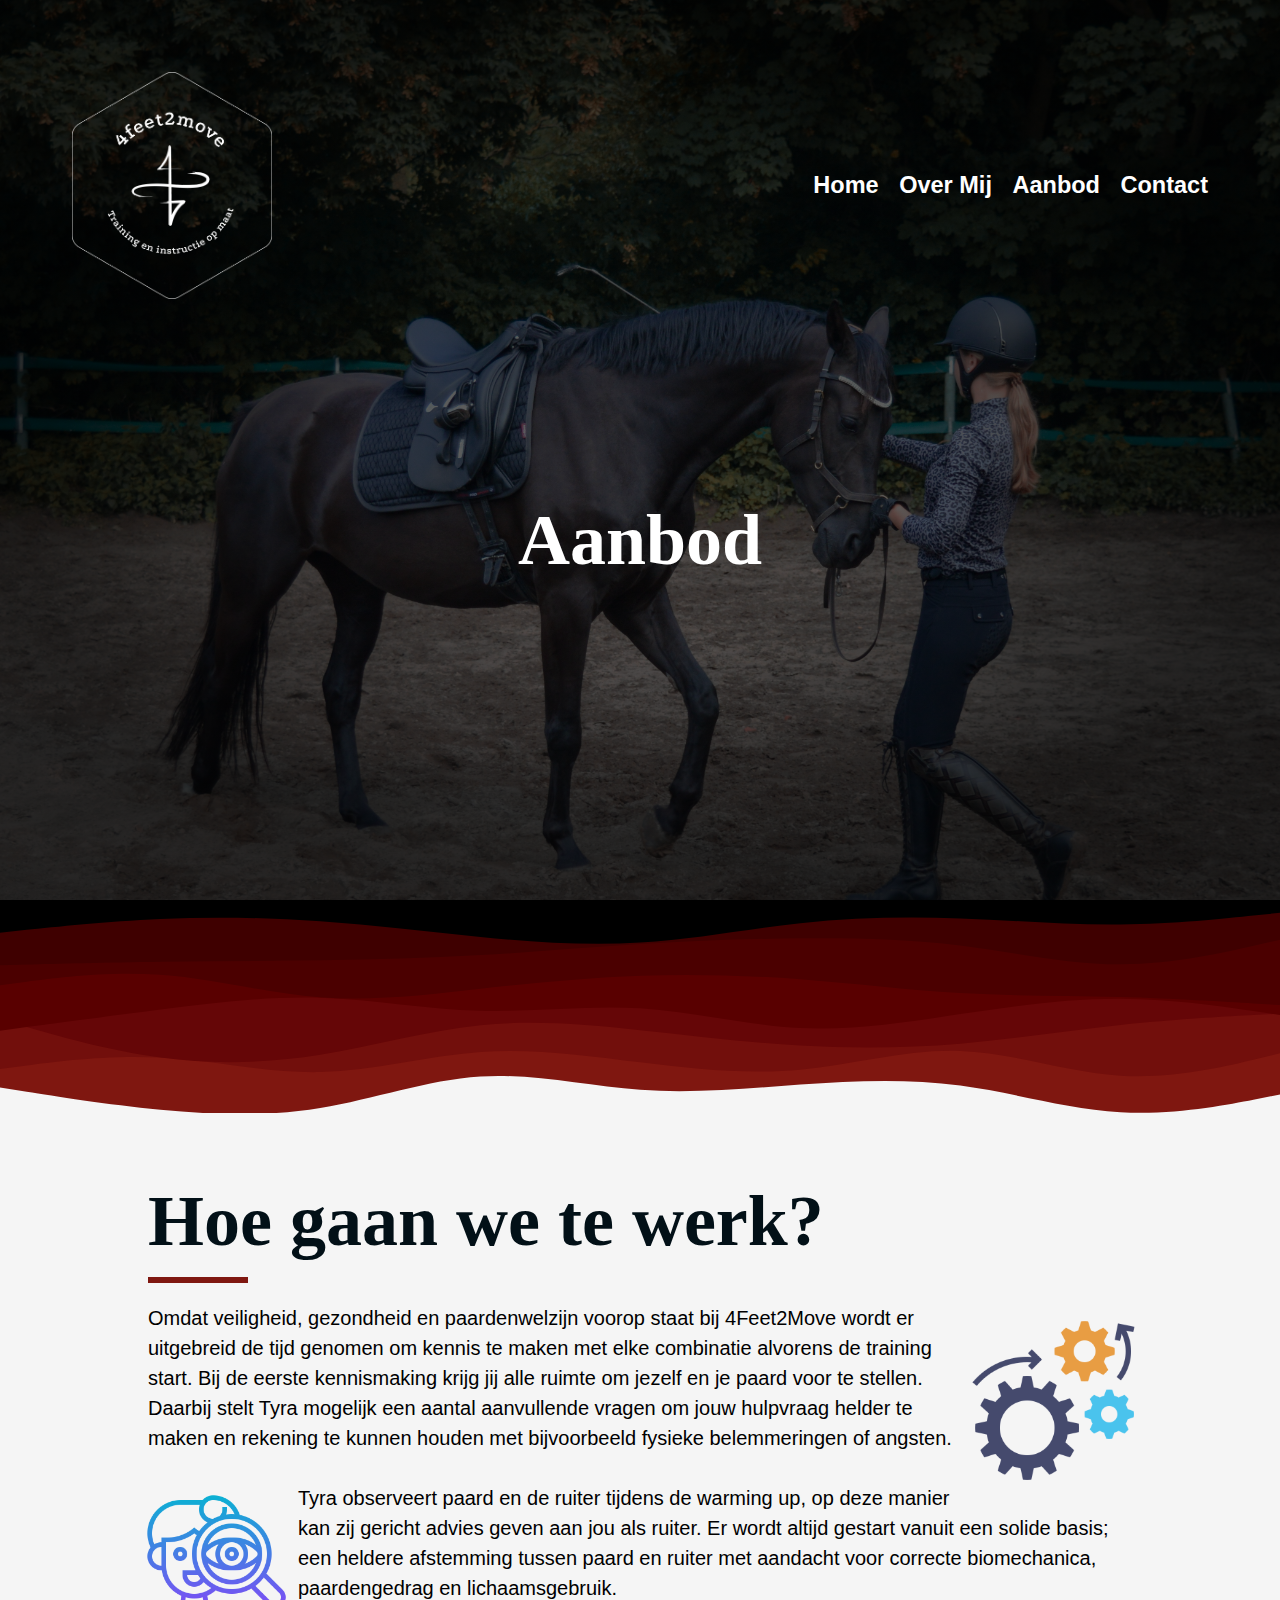
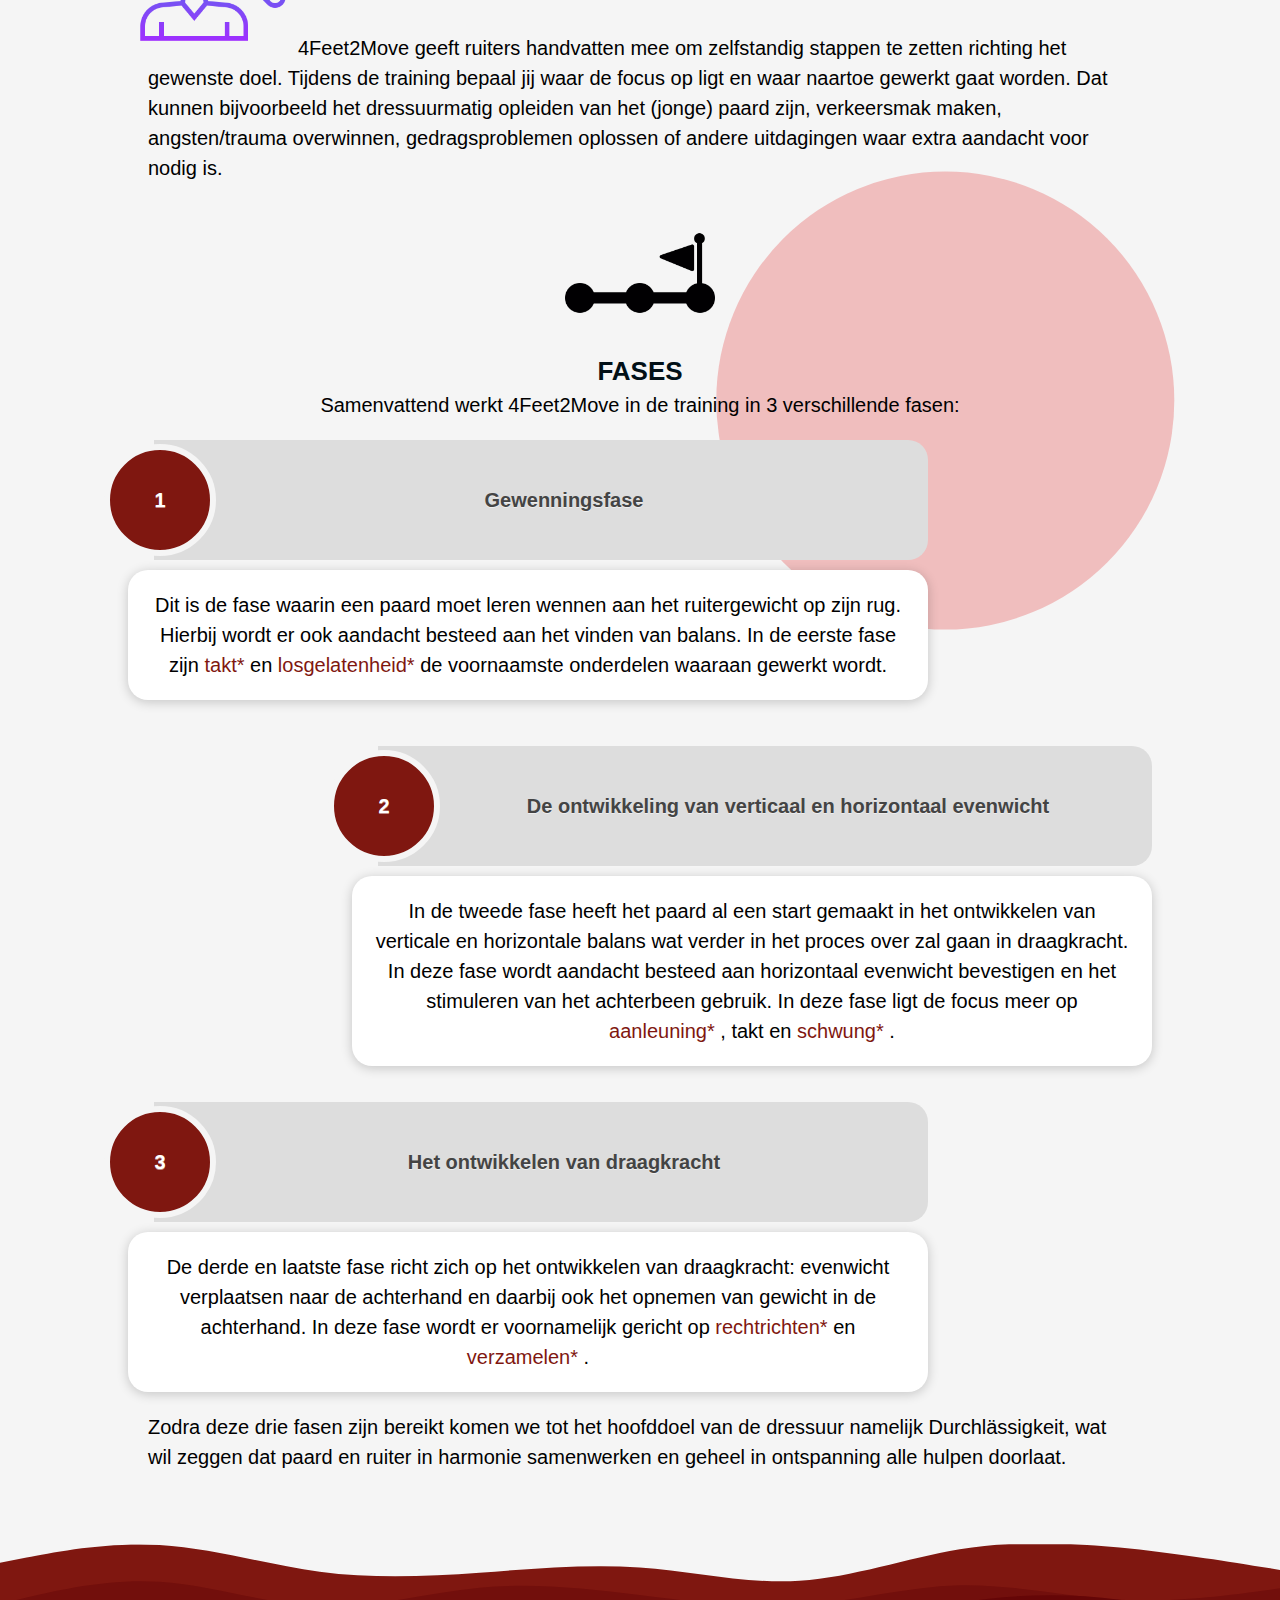
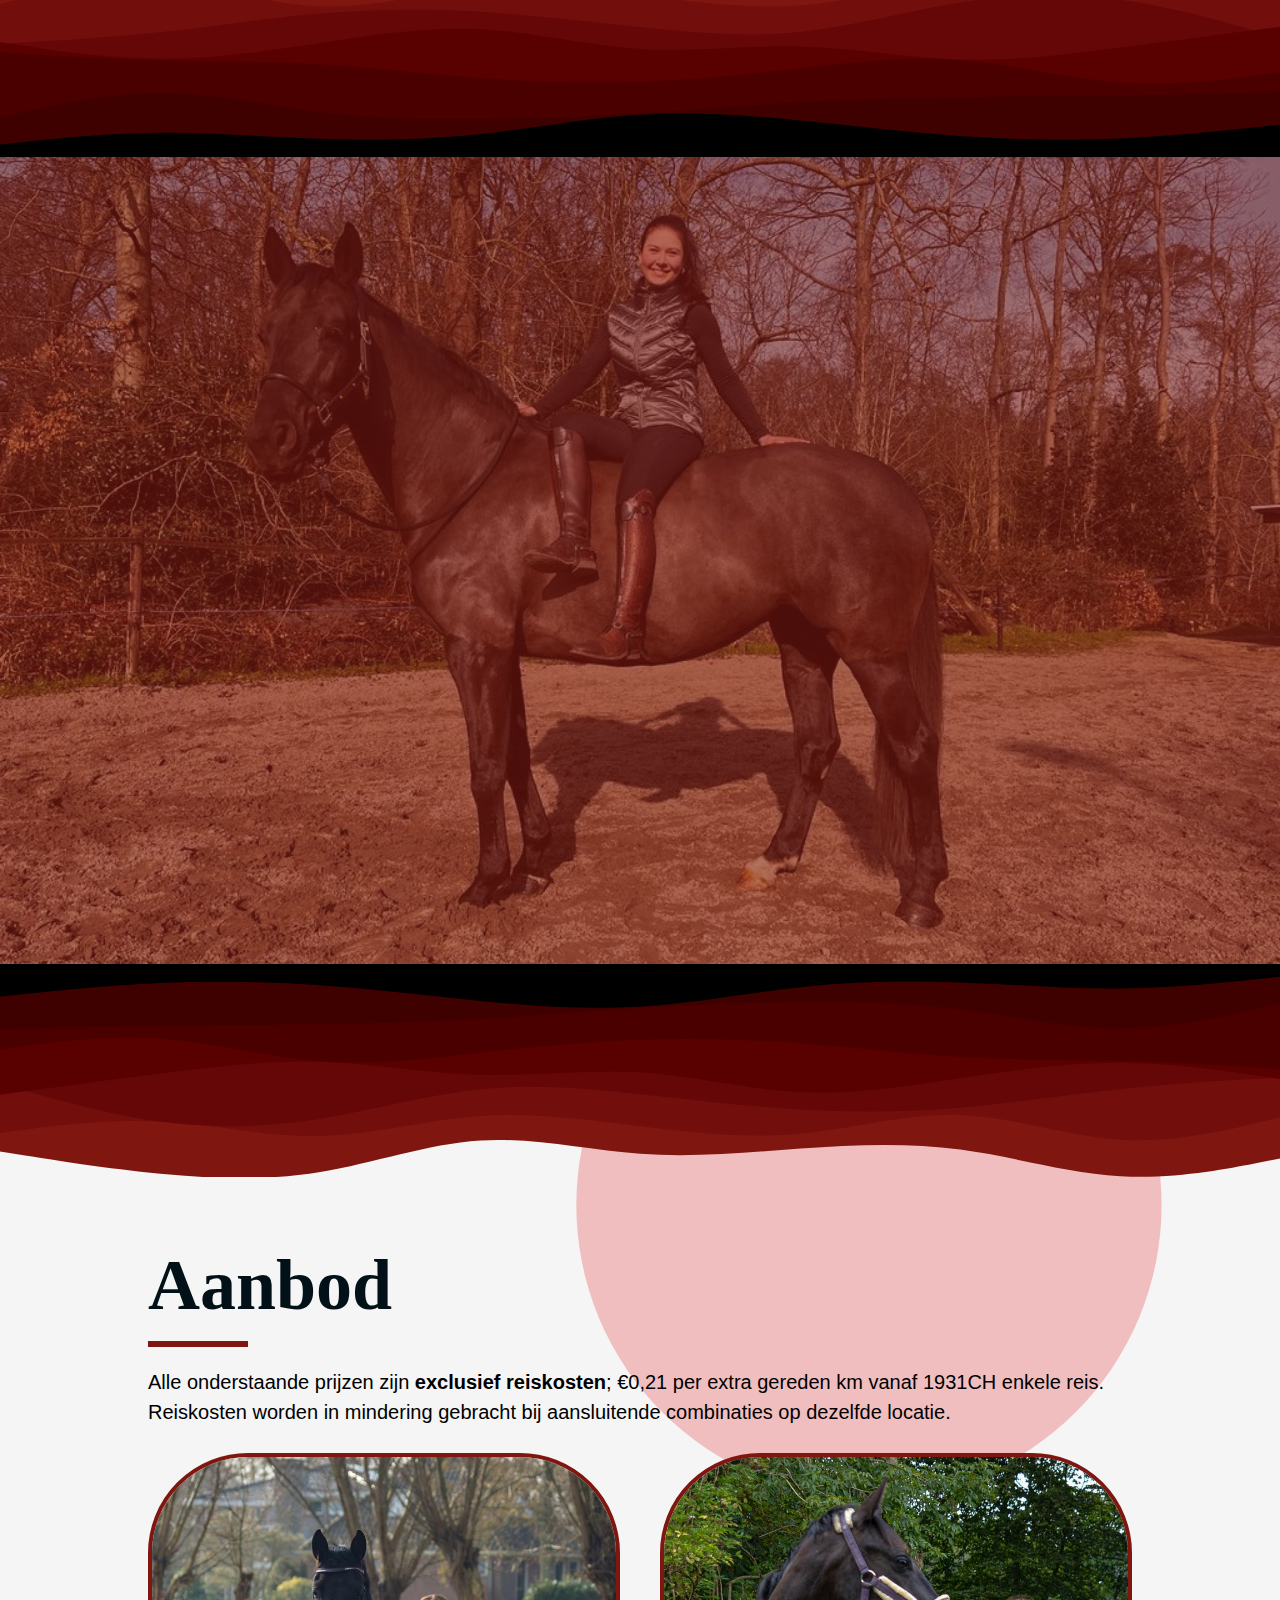
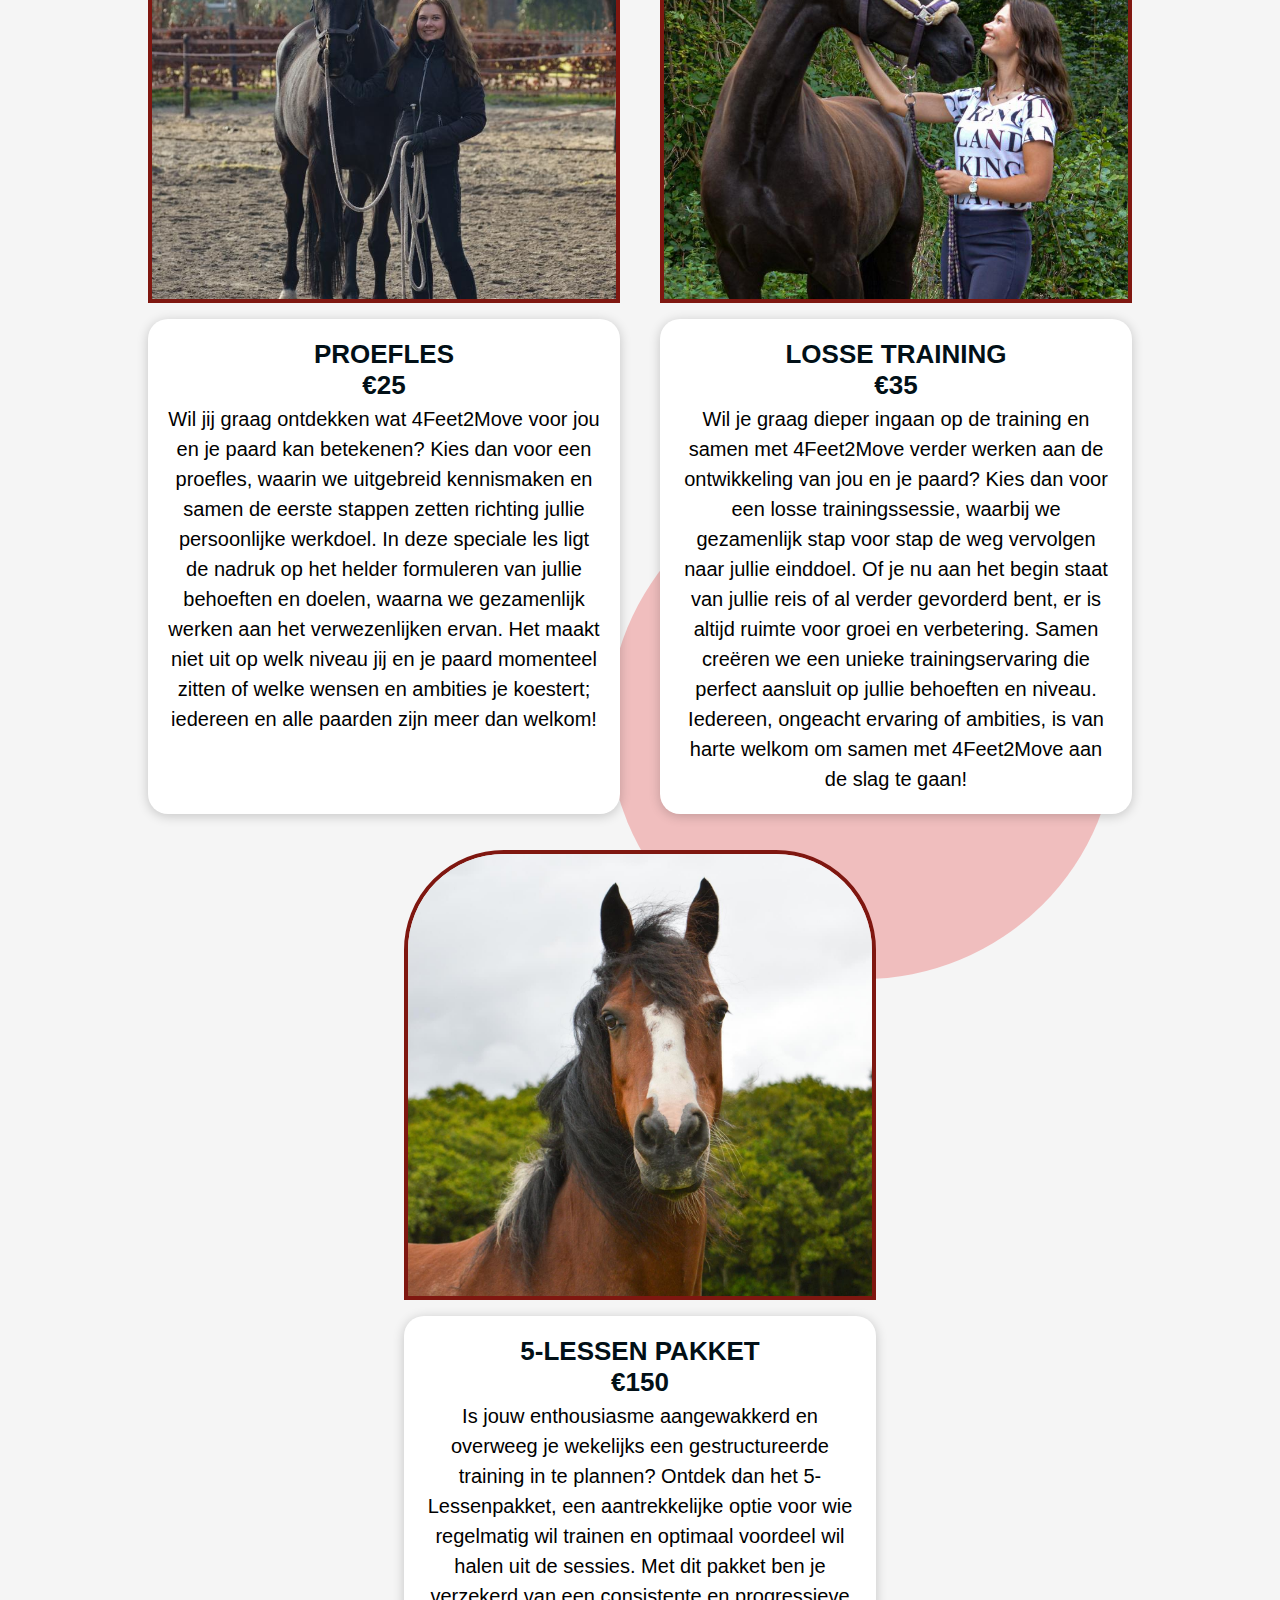
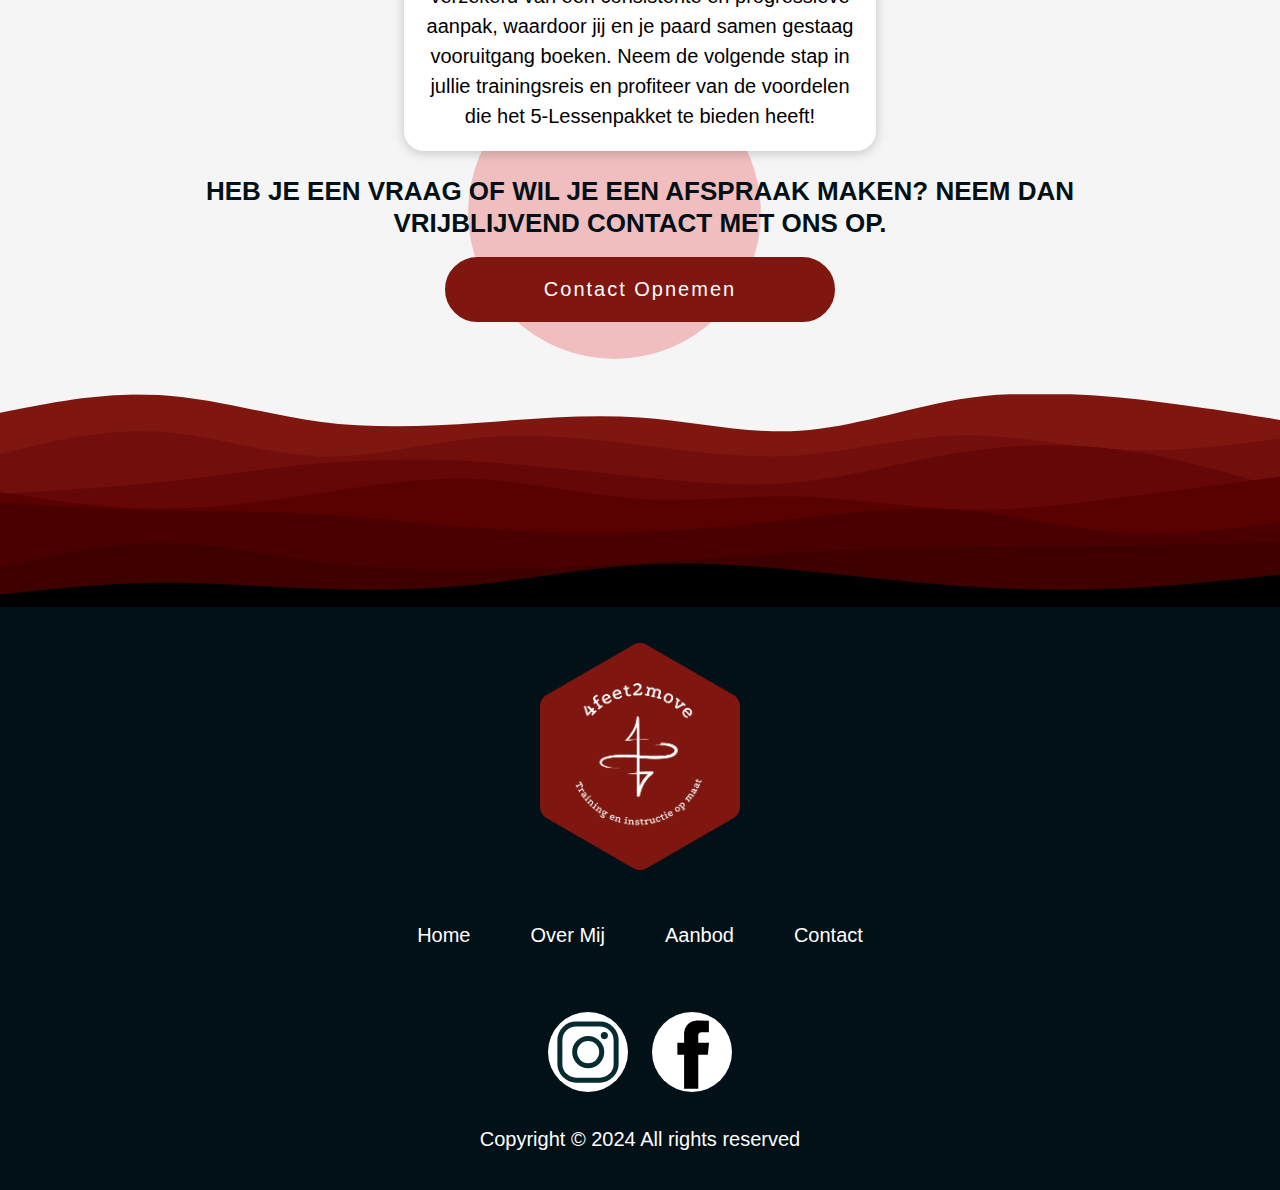
<file: aanbod.html>
<!DOCTYPE html>
<html lang="nl-NL">
  <head>
    <meta charset="UTF-8" />
    <meta name="viewport" content="width=device-width, initial-scale=1.0" />
    <link rel="preconnect" href="https://fonts.googleapis.com" />
    <link rel="preconnect" href="https://fonts.gstatic.com" crossorigin />
    <link rel="stylesheet" href="styles-website/home.css" />
    <link rel="stylesheet" href="styles-website/header.css" />
    <link rel="stylesheet" href="styles-website/general.css" />
    <link rel="stylesheet" href="styles-website/footer.css" />
    <link rel="stylesheet" href="styles-website/aanbod.css" />
    <link
      href="https://unpkg.com/boxicons@2.1.4/css/boxicons.min.css"
      rel="stylesheet"
    />
    <link
      rel="stylesheet"
      href="https://cdnjs.cloudflare.com/ajax/libs/font-awesome/6.2.1/css/all.min.css"
    />

    <link
      href="https://fonts.googleapis.com/css2?family=Kanit:wght@300;400;500;600;700&display=swap"
      rel="stylesheet"
    />
    <title>Aanbod</title>
  </head>

  <body>
    <header class="header-flex">
      <img
        src="website-images/4F2M_logo 6hoek Wit op transparant.png"
        alt="4Feet2Move Logo"
        class="logo"
      />
      <input type="checkbox" id="check" />
      <label for="check" class="icons">
        <i class="bx bx-menu" id="menu-icon"></i>
        <i class="bx bx-x" id="close-icon"></i>
      </label>
      <nav class="navbar">
        <a href="index" style="--i: 0">Home</a>
        <a href="over-mij" style="--i: 1">Over Mij</a>
        <a href="aanbod" style="--i: 2">Aanbod</a>
        <a href="contact" style="--i: 3">Contact</a>
      </nav>
    </header>

    <div class="opening-section aanbod">
      <div class="text-container-header">
        <h1>Aanbod</h1>
      </div>
    </div>

    <div class="background">
      <div class="cont-svg mobile-only">
        <img
          src="website-images/top-container-divider-rood.svg"
          alt="section border"
          draggable="false"
        />
      </div>
      <div class="cont-svg desktop-only">
        <img
          src="website-images/top-container-divider-rood-tablet.svg"
          alt="section border"
          draggable="false"
        />
      </div>

      <div class="container">
        <div class="over-mij-text">
          <div class="flex-items-title">
            <h1>Hoe gaan we te werk?</h1>
            <hr class="block-separator" />
          </div>
          <a
            href="https://www.flaticon.com/free-icons/automation"
            title="Automation icons created by Becris - Flaticon"
            ><img
              src="website-images/procedure.png"
              alt="tandwielen"
              class="automation-img"
          /></a>
          <p>
            Omdat veiligheid, gezondheid en paardenwelzijn voorop staat bij
            4Feet2Move wordt er uitgebreid de tijd genomen om kennis te maken
            met elke combinatie alvorens de training start. Bij de eerste
            kennismaking krijg jij alle ruimte om jezelf en je paard voor te
            stellen. Daarbij stelt Tyra mogelijk een aantal aanvullende vragen
            om jouw hulpvraag helder te maken en rekening te kunnen houden met
            bijvoorbeeld fysieke belemmeringen of angsten.
          </p>


          <br />
          <a
            href="https://www.flaticon.com/free-icons/observation"
            title="Observation icons created by Eucalyp - Flaticon"
            ><img
              src="website-images/observation.png"
              alt="man met vergrootglas"
              class="obs-img"
          /></a>

          <p>
            Tyra observeert paard en de ruiter tijdens de warming up, op deze
            manier kan zij gericht advies geven aan jou als ruiter. Er wordt
            altijd gestart vanuit een solide basis; een heldere afstemming
            tussen paard en ruiter met aandacht voor correcte biomechanica,
            paardengedrag en lichaamsgebruik.
            <br /><br />
            4Feet2Move geeft ruiters handvatten mee om zelfstandig stappen te
            zetten richting het gewenste doel. Tijdens de training bepaal jij
            waar de focus op ligt en waar naartoe gewerkt gaat worden. Dat
            kunnen bijvoorbeeld het dressuurmatig opleiden van het (jonge) paard
            zijn, verkeersmak maken, angsten/trauma overwinnen, gedragsproblemen
            oplossen of andere uitdagingen waar extra aandacht voor nodig is.
          </p>

          <div class="all-fases-container">
            <div style="text-align: center;">
              <a
              href="https://www.flaticon.com/free-icons/phases"
              title="Phases icons created by Freepik - Flaticon"
              ><img
                src="website-images/phases.png"
                alt="afbeelding met punten en een vlaggetje"
                class="phase-img"
            /></a>
            </div>

            <h2>Fases</h2>

            <p style="padding: 0; margin-bottom: 1em; text-align: center;">
              Samenvattend werkt 4Feet2Move in de training in 3 verschillende
              fasen:
            </p>

            <ol class="rounded-list">
              <div class="fase-container">
                <li class="nr1">Gewenningsfase</li>
                <div class="container-all-text">
                  <div class="aanbod-text">
                    Dit is de fase waarin een paard moet leren wennen aan het
                    ruitergewicht op zijn rug. Hierbij wordt er ook aandacht
                    besteed aan het vinden van balans. In de eerste fase zijn
                    <span class="tooltip takt">takt*</span>
                    en
                    <span class="tooltip losgelatenheid">losgelatenheid*</span>
                    de voornaamste onderdelen waaraan gewerkt wordt.

                    <div class="div-verbergen div-takt">
                      Het eigen zuivere ritme van de beweging. In elke gang moet
                      het paard in een taktmatige beweging lopen. Dat betekent
                      in de stap een 4-takt, draf een 2-takt en galop een
                      3-takt.
                    </div>
                    <div class="div-verbergen div-losgelatenheid">
                      Losheid, souplesse en ontspanning. Het paard kan alleen in
                      zuivere takt bewegen als de rug veert en de spieren van de
                      hals en rug zich zonder dwang aan- en ontspannen. Bij een
                      ontspannen gaand paard buigen en strekken de gewrichten
                      zich gelijkmatig.
                    </div>
                  </div>
                </div>
              </div>

              <div class="fase-container">
                <li class="nr2">
                  De ontwikkeling van verticaal en horizontaal evenwicht
                </li>
                <div class="container-all-text">
                  <div class="aanbod-text">
                    In de tweede fase heeft het paard al een start gemaakt in
                    het ontwikkelen van verticale en horizontale balans wat
                    verder in het proces over zal gaan in draagkracht. In deze
                    fase wordt aandacht besteed aan horizontaal evenwicht
                    bevestigen en het stimuleren van het achterbeen gebruik. In
                    deze fase ligt de focus meer op
                    <div class="tooltip aanleuning">aanleuning*</div>
                    , takt en
                    <div class="tooltip schwung">schwung*</div>
                    .
                    <div class="div-verbergen div-aanleuning">
                      Een verende verbinding tussen de ruiterhand en de mond van
                      het paard, welke opgezocht wordt door het paard.
                    </div>
                    <div class="div-verbergen div-schwung">
                      Het activeren van het achterbeen resulteert in impuls wat
                      ervoor zorgt dat het paard zijn benen energiek optilt. In
                      het zweefmoment swingt het paard goed met zijn benen in
                      voorwaartse richting.
                    </div>
                  </div>
                </div>
              </div>

              <div class="fase-container" style="margin-bottom: 1em">
                <li class="nr3">Het ontwikkelen van draagkracht</li>
                <div class="container-all-text">
                  <div class="aanbod-text">
                    De derde en laatste fase richt zich op het ontwikkelen van
                    draagkracht: evenwicht verplaatsen naar de achterhand en
                    daarbij ook het opnemen van gewicht in de achterhand. In
                    deze fase wordt er voornamelijk gericht op
                    <div class="tooltip rechtrichten">rechtrichten*</div>
                    en
                    <div class="tooltip verzamelen">verzamelen*</div>
                    .
                    <div class="div-verbergen div-rechtrichten">
                      Het plaatsen van de voorhand vóór de achterhand. Door de
                      natuurlijke scheefheid van het paard te corrigeren wordt
                      verzameling mogelijk gemaakt. Door recht te richten creëer
                      je balans op zowel rechte als gebogen lijnen.
                    </div>
                    <div class="div-verbergen div-verzamelen">
                      Het bundelen van energie en het dragen van meer gewicht op
                      de achterhand. Bij verzameling worden beide achterbenen
                      richting het zwaartepunt van het paard opgetild en
                      neergezet. Door de toenemende kracht van het paard kan het
                      paard zich meer buigen in de gewrichten en achterhand
                      waardoor de croupe van de achterhand daalt en de
                      oprichting in de voorhand toeneemt.
                    </div>
                  </div>
                </div>
              </div>
            </ol>
          </div>

          <p>
            Zodra deze drie fasen zijn bereikt komen we tot het hoofddoel van de
            dressuur namelijk Durchlässigkeit, wat wil zeggen dat paard en
            ruiter in harmonie samenwerken en geheel in ontspanning alle hulpen
            doorlaat.
          </p>
        </div>
      </div>

      <div class="cont-svg mobile-only flip">
        <img
          src="website-images/top-container-divider-rood.svg"
          alt="section border"
          draggable="false"
        />
      </div>
      <div class="cont-svg desktop-only flip">
        <img
          src="website-images/top-container-divider-rood-tablet.svg"
          alt="section border"
          draggable="false"
        />
      </div>
      <div class="img-overlay-container">
        <img src="website-images/image13.jpeg" alt="tyra op een paard" />
      </div>
      <div class="cont-svg mobile-only">
        <img
          src="website-images/top-container-divider-rood.svg"
          alt="section border"
          draggable="false"
        />
      </div>
      <div class="cont-svg desktop-only">
        <img
          src="website-images/top-container-divider-rood-tablet.svg"
          alt="section border"
          draggable="false"
        />
      </div>

      <div class="container">
        <div class="over-mij-text">
          <h1>Aanbod</h1>
          <hr class="block-separator" />
          <p>
            Alle onderstaande prijzen zijn
            <strong>exclusief reiskosten</strong>; €0,21 per extra gereden km
            vanaf 1931CH enkele reis. Reiskosten worden in mindering gebracht
            bij aansluitende combinaties op dezelfde locatie.
          </p>
        </div>

        <div class="aanbod-grid">
          <div class="aanbod-preview">
            <div class="img-row">
              <img class="aanbod-img1" src="website-images/image9.jpeg" />
            </div>
            <div class="container-all-text">
              <h2>Proefles <br> €25</h2>
              <div class="aanbod-text">
                <p>
                  Wil jij graag ontdekken wat 4Feet2Move voor jou en je paard
                  kan betekenen? Kies dan voor een proefles, waarin we
                  uitgebreid kennismaken en samen de eerste stappen zetten
                  richting jullie persoonlijke werkdoel. In deze speciale les
                  ligt de nadruk op het helder formuleren van jullie behoeften
                  en doelen, waarna we gezamenlijk werken aan het verwezenlijken
                  ervan. Het maakt niet uit op welk niveau jij en je paard
                  momenteel zitten of welke wensen en ambities je koestert;
                  iedereen en alle paarden zijn meer dan welkom!
                </p>
              </div>
            </div>
          </div>

          <div class="aanbod-preview">
            <div class="img-row">
              <img class="aanbod-img2" src="website-images/image12.jpeg" />
            </div>

            <div class="container-all-text">
              <h2>Losse training <br>
                €35</h2>
              <div class="aanbod-text">
                <p>
                  Wil je graag dieper ingaan op de training en samen met
                  4Feet2Move verder werken aan de ontwikkeling van jou en je
                  paard? Kies dan voor een losse trainingssessie, waarbij we
                  gezamenlijk stap voor stap de weg vervolgen naar jullie
                  einddoel. Of je nu aan het begin staat van jullie reis of al
                  verder gevorderd bent, er is altijd ruimte voor groei en
                  verbetering. Samen creëren we een unieke trainingservaring die
                  perfect aansluit op jullie behoeften en niveau. Iedereen,
                  ongeacht ervaring of ambities, is van harte welkom om samen
                  met 4Feet2Move aan de slag te gaan!
                </p>
              </div>
            </div>
          </div>

          <div class="aanbod-preview">
            <div class="img-row">
              <img class="aanbod-img3" src="website-images/image4.jpeg" />
            </div>
            <div class="container-all-text">
              <h2>5-Lessen pakket <br> €150</h2>
              <div class="aanbod-text">
                <p>
                  Is jouw enthousiasme aangewakkerd en overweeg je wekelijks een
                  gestructureerde training in te plannen? Ontdek dan het
                  5-Lessenpakket, een aantrekkelijke optie voor wie regelmatig
                  wil trainen en optimaal voordeel wil halen uit de sessies. Met
                  dit pakket ben je verzekerd van een consistente en
                  progressieve aanpak, waardoor jij en je paard samen gestaag
                  vooruitgang boeken. Neem de volgende stap in jullie
                  trainingsreis en profiteer van de voordelen die het
                  5-Lessenpakket te bieden heeft!
                </p>
              </div>
            </div>
          </div>
        </div>

        <div class="call-to-action">
          <h2>
            Heb je een vraag of wil je een afspraak maken? Neem dan vrijblijvend
            contact met ons op.
          </h2>
          <button class="contact-button">
            <a href="contact" class="tab">Contact Opnemen</a>
          </button>
        </div>
      </div>
      <div class="cont-svg mobile-only flip">
        <img
          src="website-images/top-container-divider-rood.svg"
          alt="section border"
          draggable="false"
        />
      </div>
      <div class="cont-svg desktop-only flip">
        <img
          src="website-images/top-container-divider-rood-tablet.svg"
          alt="section border"
          draggable="false"
        />
      </div>
    </div>

    <script src="script.js"></script>
  </body>

  <footer>
    <div class="rij">
      <img
        src="website-images/4F2M_logo 6hoek Bordeaux rood.png"
        alt="Logo-footer"
      />
    </div>
    <div class="rij tabbladen">
      <a href="/">Home</a>
      <a href="over-mij">Over Mij</a>
      <a href="aanbod">Aanbod</a>
      <a href="contact">Contact</a>
    </div>
    <div class="rij">
      <a
        href="https://www.instagram.com/4feet2move/?igshid=NzZlODBkYWE4Ng%3D%3D"
        target="_blank"
      >
        <div class="sociaal-icoon instagram"></div>
      </a>
      <a
        href="https://www.facebook.com/people/4Feet2Move/100089917523354/"
        target="_blank"
      >
        <div class="sociaal-icoon facebook"></div>
      </a>
    </div>
    <div class="rij">Copyright © 2024 All rights reserved</div>
  </footer>
</html>
</file>
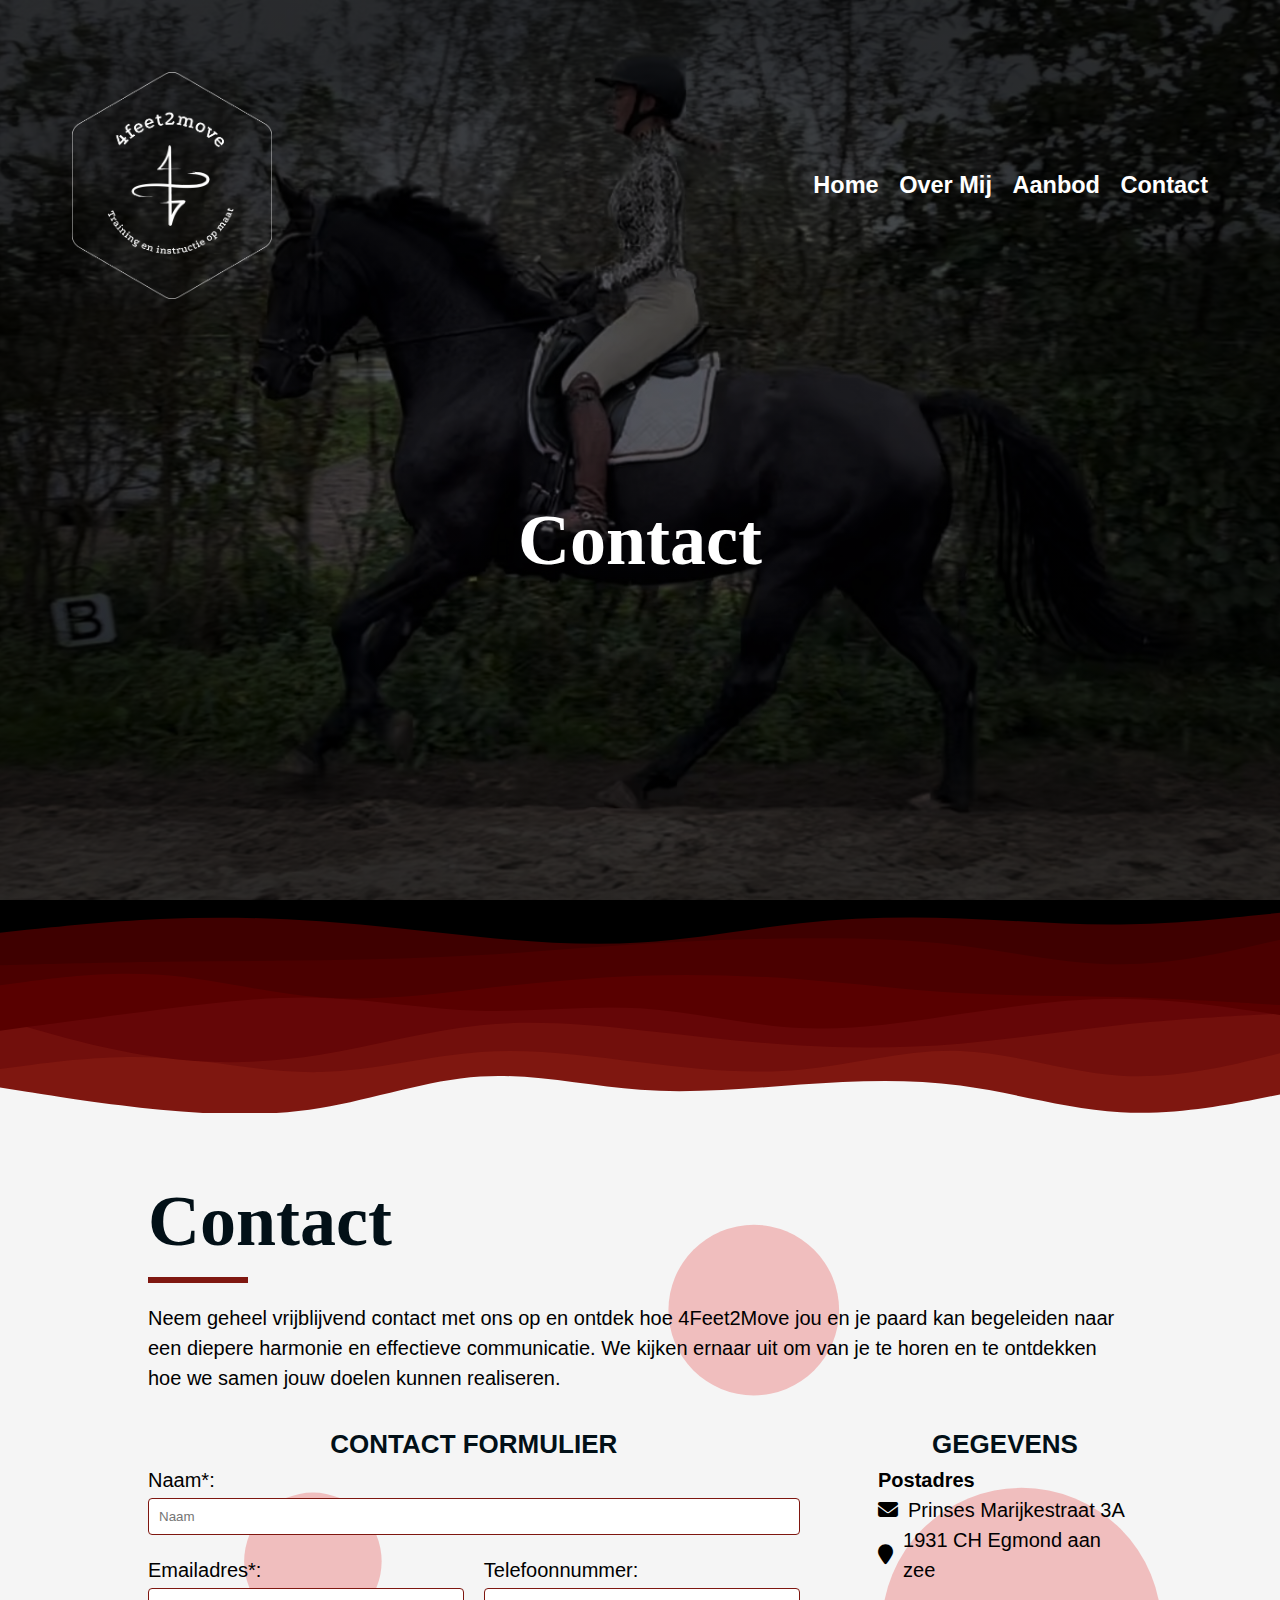
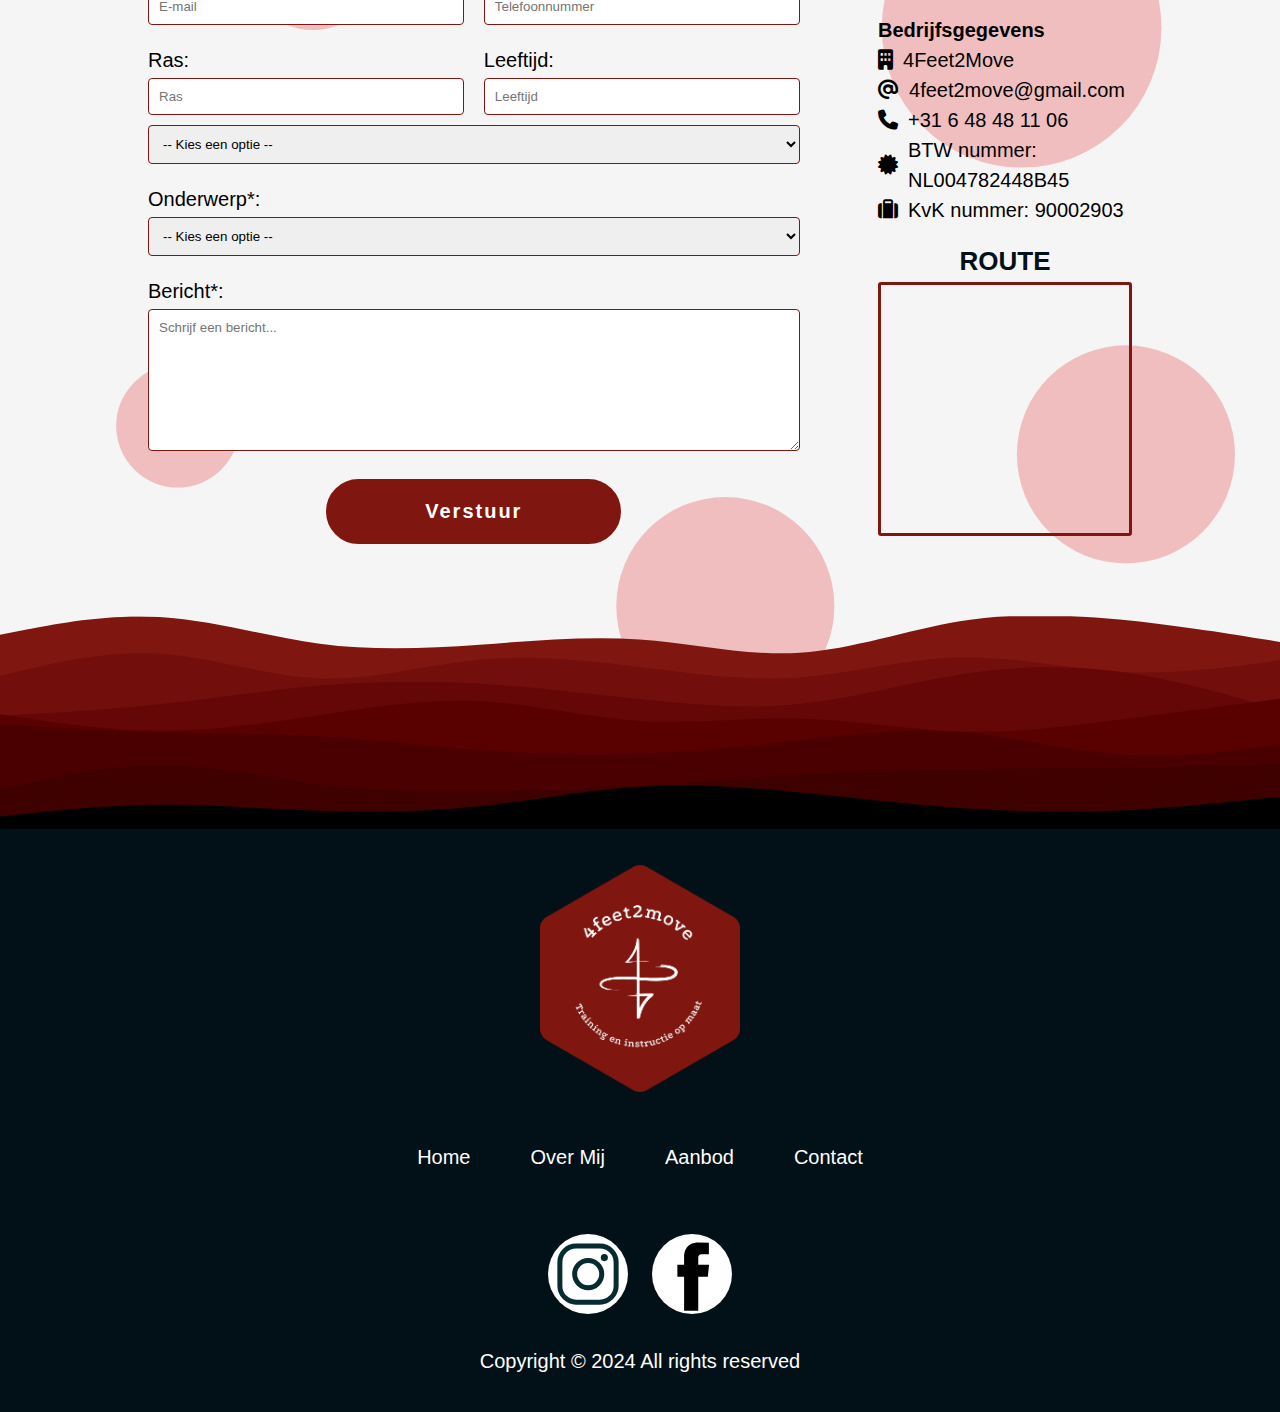
<file: contact.html>
<!DOCTYPE html>
<html lang="nl-NL">
  <head>
    <meta charset="UTF-8" />
    <meta name="viewport" content="width=device-width, initial-scale=1.0" />
    <link rel="preconnect" href="https://fonts.googleapis.com" />
    <link rel="preconnect" href="https://fonts.gstatic.com" crossorigin />
    <link rel="stylesheet" href="styles-website/header.css" />
    <link rel="stylesheet" href="styles-website/home.css" />
    <link rel="stylesheet" href="styles-website/over-mij.css" />
    <link rel="stylesheet" href="styles-website/general.css" />
    <link rel="stylesheet" href="styles-website/contact.css" />
    <link rel="stylesheet" href="styles-website/footer.css" />
    <link
      href="https://unpkg.com/boxicons@2.1.4/css/boxicons.min.css"
      rel="stylesheet"
    />
    <link
      rel="stylesheet"
      href="https://cdnjs.cloudflare.com/ajax/libs/font-awesome/6.2.1/css/all.min.css"
    />

    <link
      href="https://fonts.googleapis.com/css2?family=Kanit:wght@300;400;500;600;700&display=swap"
      rel="stylesheet"
    />
    <title>Contact</title>
  </head>

  <body>
    <header class="header-flex">
      <img
        src="website-images/4F2M_logo 6hoek Wit op transparant.png"
        alt="4Feet2Move Logo"
        class="logo"
      />
      <input type="checkbox" id="check" />
      <label for="check" class="icons">
        <i class="bx bx-menu" id="menu-icon"></i>
        <i class="bx bx-x" id="close-icon"></i>
      </label>
      <nav class="navbar">
        <a href="/" style="--i: 0">Home</a>
        <a href="over-mij" style="--i: 1">Over Mij</a>
        <a href="aanbod" style="--i: 2">Aanbod</a>
        <a href="contact" style="--i: 3">Contact</a>
      </nav>
    </header>

    <div class="opening-section contact">
      <div class="text-container-header">
        <h1>Contact</h1>
      </div>
    </div>

    <div class="background">
      <div class="cont-svg mobile-only">
        <img
          src="website-images/top-container-divider-rood.svg"
          alt="section border"
        />
      </div>
      <div class="cont-svg desktop-only">
        <img
          src="website-images/top-container-divider-rood-tablet.svg"
          alt="section border"
        />
      </div>

      <div class="container">
        <div class="over-mij-text">
          <h1>Contact</h1>
          <hr class="block-separator" />
          <p>
            Neem geheel vrijblijvend contact met ons op en ontdek hoe 4Feet2Move
            jou en je paard kan begeleiden naar een diepere harmonie en
            effectieve communicatie. We kijken ernaar uit om van je te horen en
            te ontdekken hoe we samen jouw doelen kunnen realiseren.
          </p>
        </div>

        <div class="grid-contact">
          <form
            action="https://formsubmit.co/ab9910375fd0548c9ab83da17e540ea9"
            method="post"
            success="index"
          >
            <input type="hidden" name="_subject" value="Contact 4feet2move" />
            <input type="hidden" name="_autoresponse" value="Dank je wel voor het benaderen van 4Feet2Move. &#10;&#10;Ik heb je bericht ontvangen en zal er zo snel mogelijk op reageren.&#10;&#10;Let op: Momenteel ben ik met vakantie en heb ik geen toegang tot mijn e-mail. &#10;Ik zal mijn best doen om eind januari weer bij je terug te komen. Bedankt voor je begrip!&#10;&#10;Met vriendelijke groet,&#10;&#10;Tyra van Beek&#10;4Feet2Move">
            <h2>Contact Formulier</h2>
            <div class="form-wrapper">
              <div class="form-row">
                <label for="naam">Naam*:</label>
                <input
                  type="text"
                  id="naam"
                  name="naam"
                  placeholder="Naam"
                  required
                />
              </div>
              <input name="_formsubmit_id" type="text" style="display:none">
              <div class="form-container">
                <div class="form-row">
                  <label for="email">Emailadres*:</label>
                  <input
                    type="email"
                    id="email"
                    name="email"
                    placeholder="E-mail"
                    required
                  />
                </div>
                <div class="form-row">
                  <label for="telefoon">Telefoonnummer:</label>
                  <input
                    type="tel"
                    id="telefoon"
                    name="telefoon"
                    placeholder="Telefoonnummer"
                  />
                </div>
              </div>

              <div class="form-vertical-container">
                <div class="form-container">
                  <div class="form-row">
                    <label for="ras">Ras:</label>
                    <input type="ras" id="ras" name="ras" placeholder="Ras" />
                  </div>
                  <div class="form-row">
                    <label for="leeftijd">Leeftijd:</label>
                    <input
                      type="leeftijd"
                      id="leeftijd"
                      name="leeftijd"
                      placeholder="Leeftijd"
                    />
                  </div>
                </div>
                <div class="form-row">
                  <select id="opties" name="opties">
                    <option disabled selected value>
                      -- Kies een optie --
                    </option>
                    <option value="Merrie">Merrie</option>
                    <option value="Hengst">Hengst</option>
                    <option value="Ruin">Ruin</option>
                  </select>
                </div>
              </div>

              <div class="form-row">
                <label for="onderwerp">Onderwerp*:</label>
                <select id="onderwerp" name="onderwerp" required>
                  <option disabled selected value>-- Kies een optie --</option>
                  <option value="Vraag">Vraag</option>
                  <option value="Proefles25">Proefles €25</option>
                  <option value="Training35">Losse training €35</option>
                  <option value="5Training150">5-Lessen pakket €150</option>
                </select>
              </div>

              <div class="form-row">
                <label for="bericht">Bericht*:</label>
                <textarea
                  id="bericht"
                  name="bericht"
                  placeholder="Schrijf een bericht..."
                  rows="8"
                  required
                ></textarea>
              </div>

              <div class="form-row middle">
                <input
                  name="_formsubmit_id"
                  type="text"
                  style="display: none"
                />
                <button class="contact-button" type="submit" value="Verstuur">
                  Verstuur
                </button>
              </div>
            </div>
          </form>

          <div class="wrapper-gegevens">
            <h2>Gegevens</h2>
            <strong>Postadres</strong>
            <div class="gegevens-row">
              <i class="fa fa-envelope" aria-hidden="true"></i> Prinses
              Marijkestraat 3A
            </div>
            <div class="gegevens-row">
              <i class="fa fa-map-marker"></i> 1931 CH Egmond aan zee
            </div>
            <br />
            <strong>Bedrijfsgegevens</strong>
            <div class="gegevens-row">
              <i class="fa fa-building"></i> 4Feet2Move
            </div>
            <div class="gegevens-row">
              <i class="fa fa-at"></i> 4feet2move@gmail.com
            </div>
            <div class="gegevens-row">
              <i class="fa fa-phone"></i> +31 6 48 48 11 06
            </div>
            <div class="gegevens-row">
              <i class="fa fa-certificate"></i> BTW nummer: NL004782448B45
            </div>
            <div class="gegevens-row">
              <i class="fa fa-suitcase"></i> KvK nummer: 90002903
            </div>
          </div>

          <div class="route">
            <h2>Route</h2>
            <div class="route-map">
              <iframe
                src="https://www.google.com/maps/embed?pb=!1m18!1m12!1m3!1d2422.0423262705863!2d4.620098275453514!3d52.6230792285943!2m3!1f0!2f0!3f0!3m2!1i1024!2i768!4f13.1!3m3!1m2!1s0x47cf58982cb40583%3A0xae204980d81e74f2!2sPr.%20Marijkestraat%203A%2C%201931%20CH%20Egmond%20aan%20Zee!5e0!3m2!1snl!2snl!4v1702243244863!5m2!1snl!2snl"
                style="border: 0"
                allowfullscreen=""
                loading="lazy"
                referrerpolicy="no-referrer-when-downgrade"
              >
              </iframe>
            </div>
          </div>
        </div>
      </div>

      <div class="cont-svg mobile-only flip">
        <img
          src="website-images/top-container-divider-rood.svg"
          alt="section border"
        />
      </div>
      <div class="cont-svg desktop-only flip">
        <img
          src="website-images/top-container-divider-rood-tablet.svg"
          alt="section border"
        />
      </div>
    </div>
    <script src="script.js"></script>
  </body>

  <footer>
    <div class="rij">
      <img
        src="website-images/4F2M_logo 6hoek Bordeaux rood.png"
        alt="Logo-footer"
      />
    </div>
    <div class="rij tabbladen">
      <a href="index">Home</a>
      <a href="over-mij">Over Mij</a>
      <a href="aanbod">Aanbod</a>
      <a href="contact">Contact</a>
    </div>
    <div class="rij">
      <a
        href="https://www.instagram.com/4feet2move/?igshid=NzZlODBkYWE4Ng%3D%3D"
        target="_blank"
      >
        <div class="sociaal-icoon instagram"></div>
      </a>
      <a
        href="https://www.facebook.com/people/4Feet2Move/100089917523354/"
        target="_blank"
      >
        <div class="sociaal-icoon facebook"></div>
      </a>
    </div>
    <div class="rij">Copyright © 2024 All rights reserved</div>
  </footer>
</html>
</file>
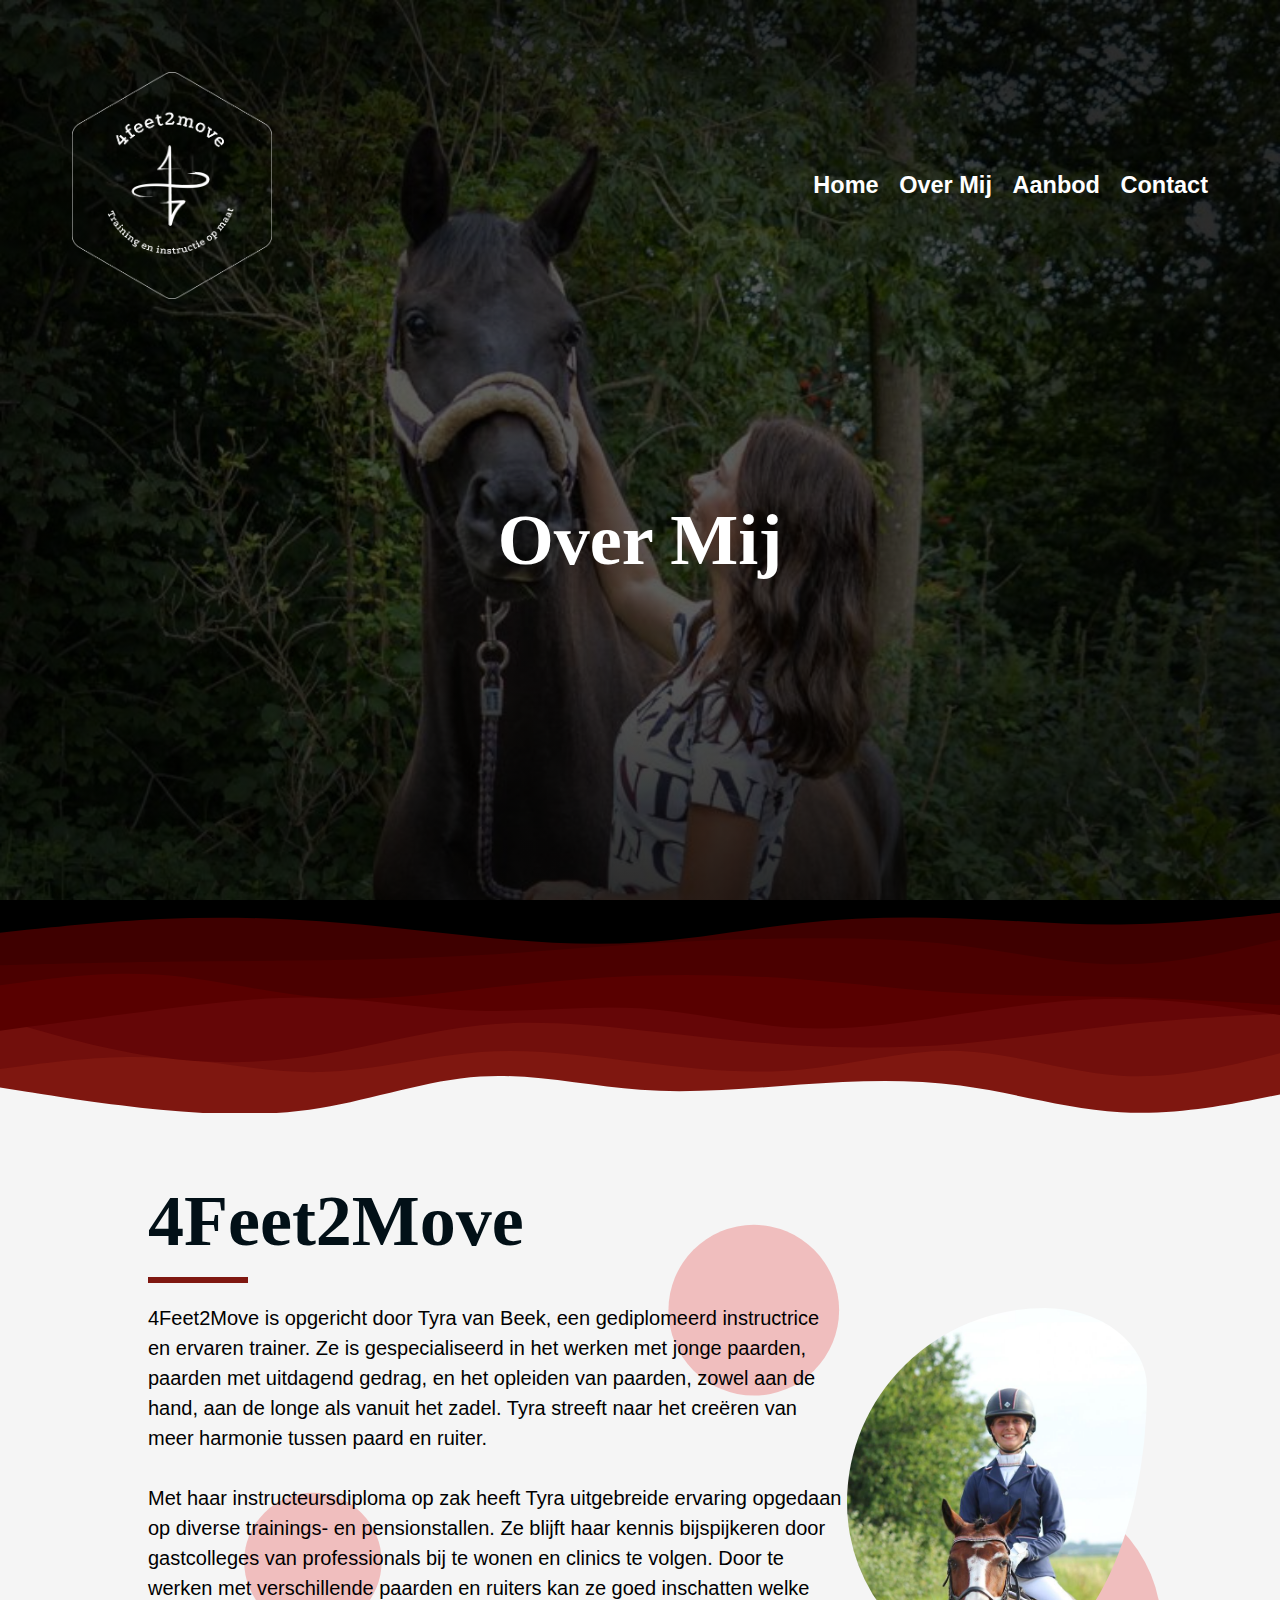
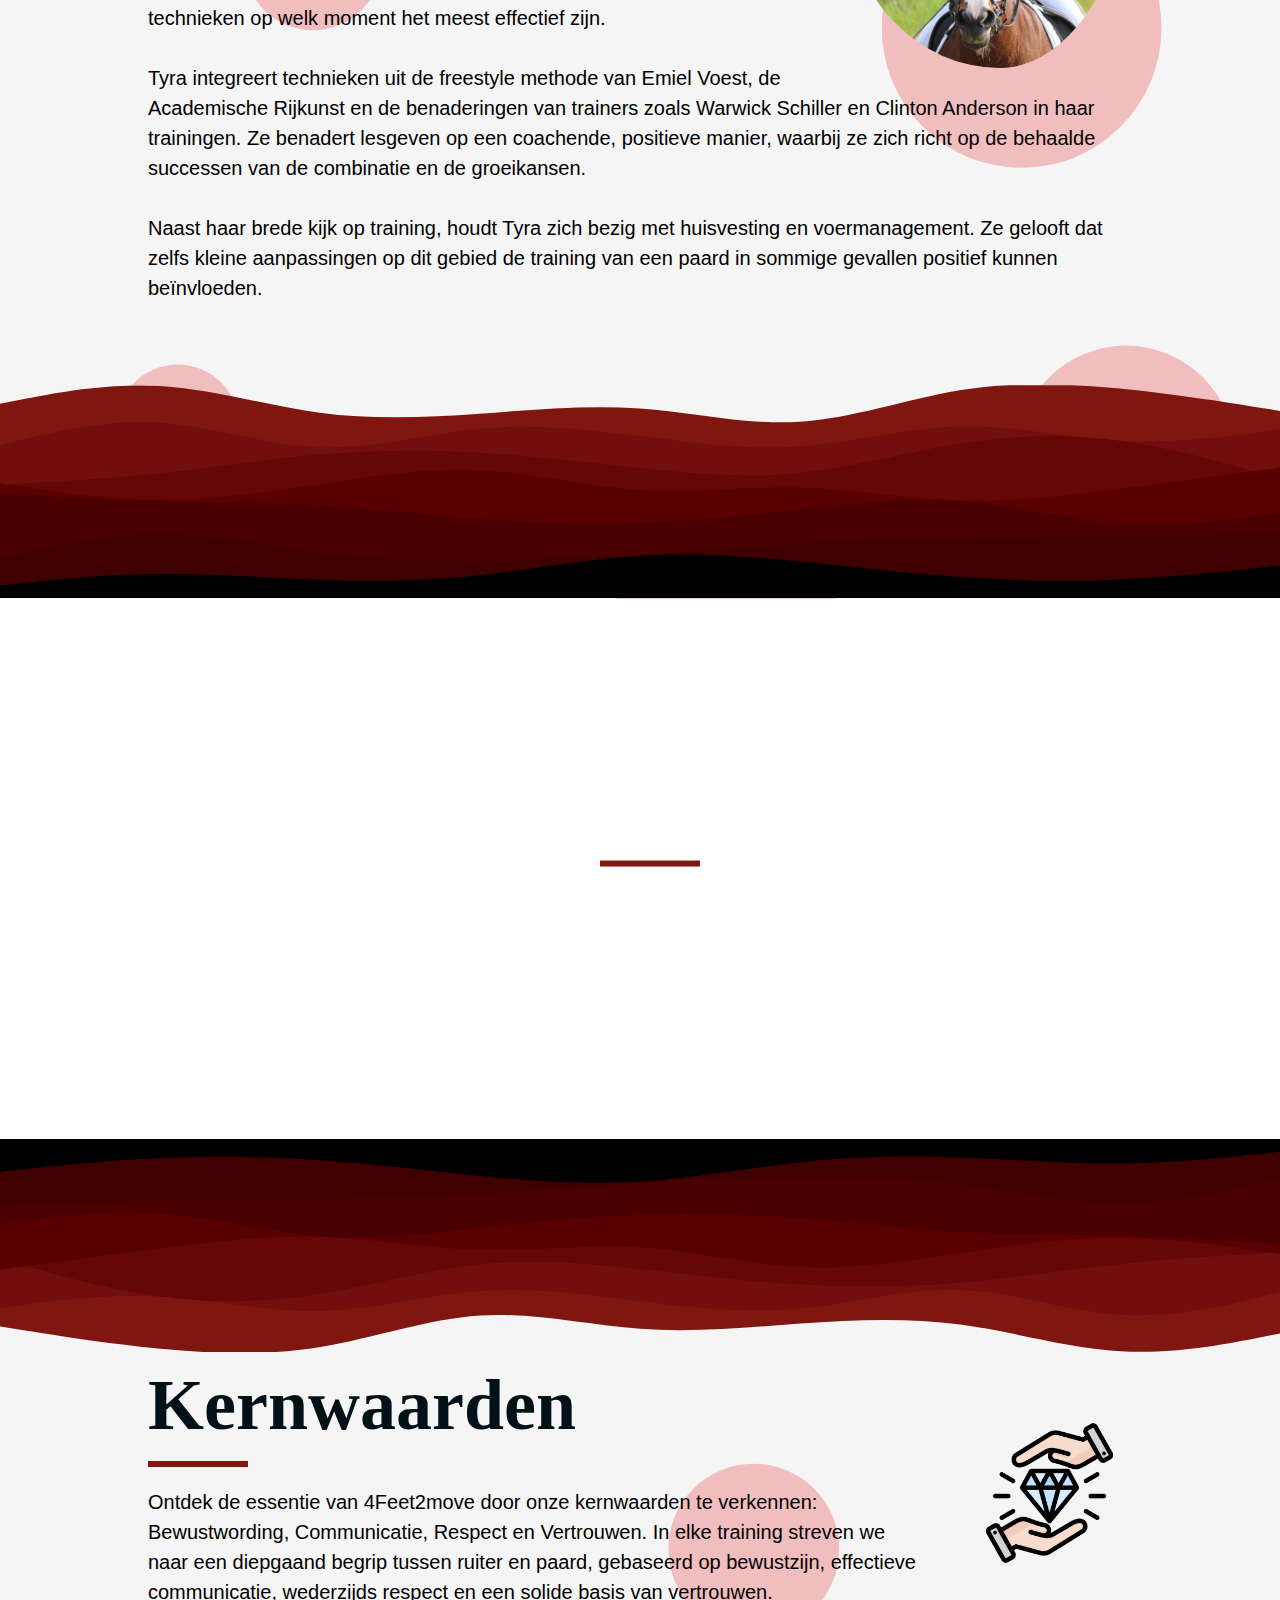
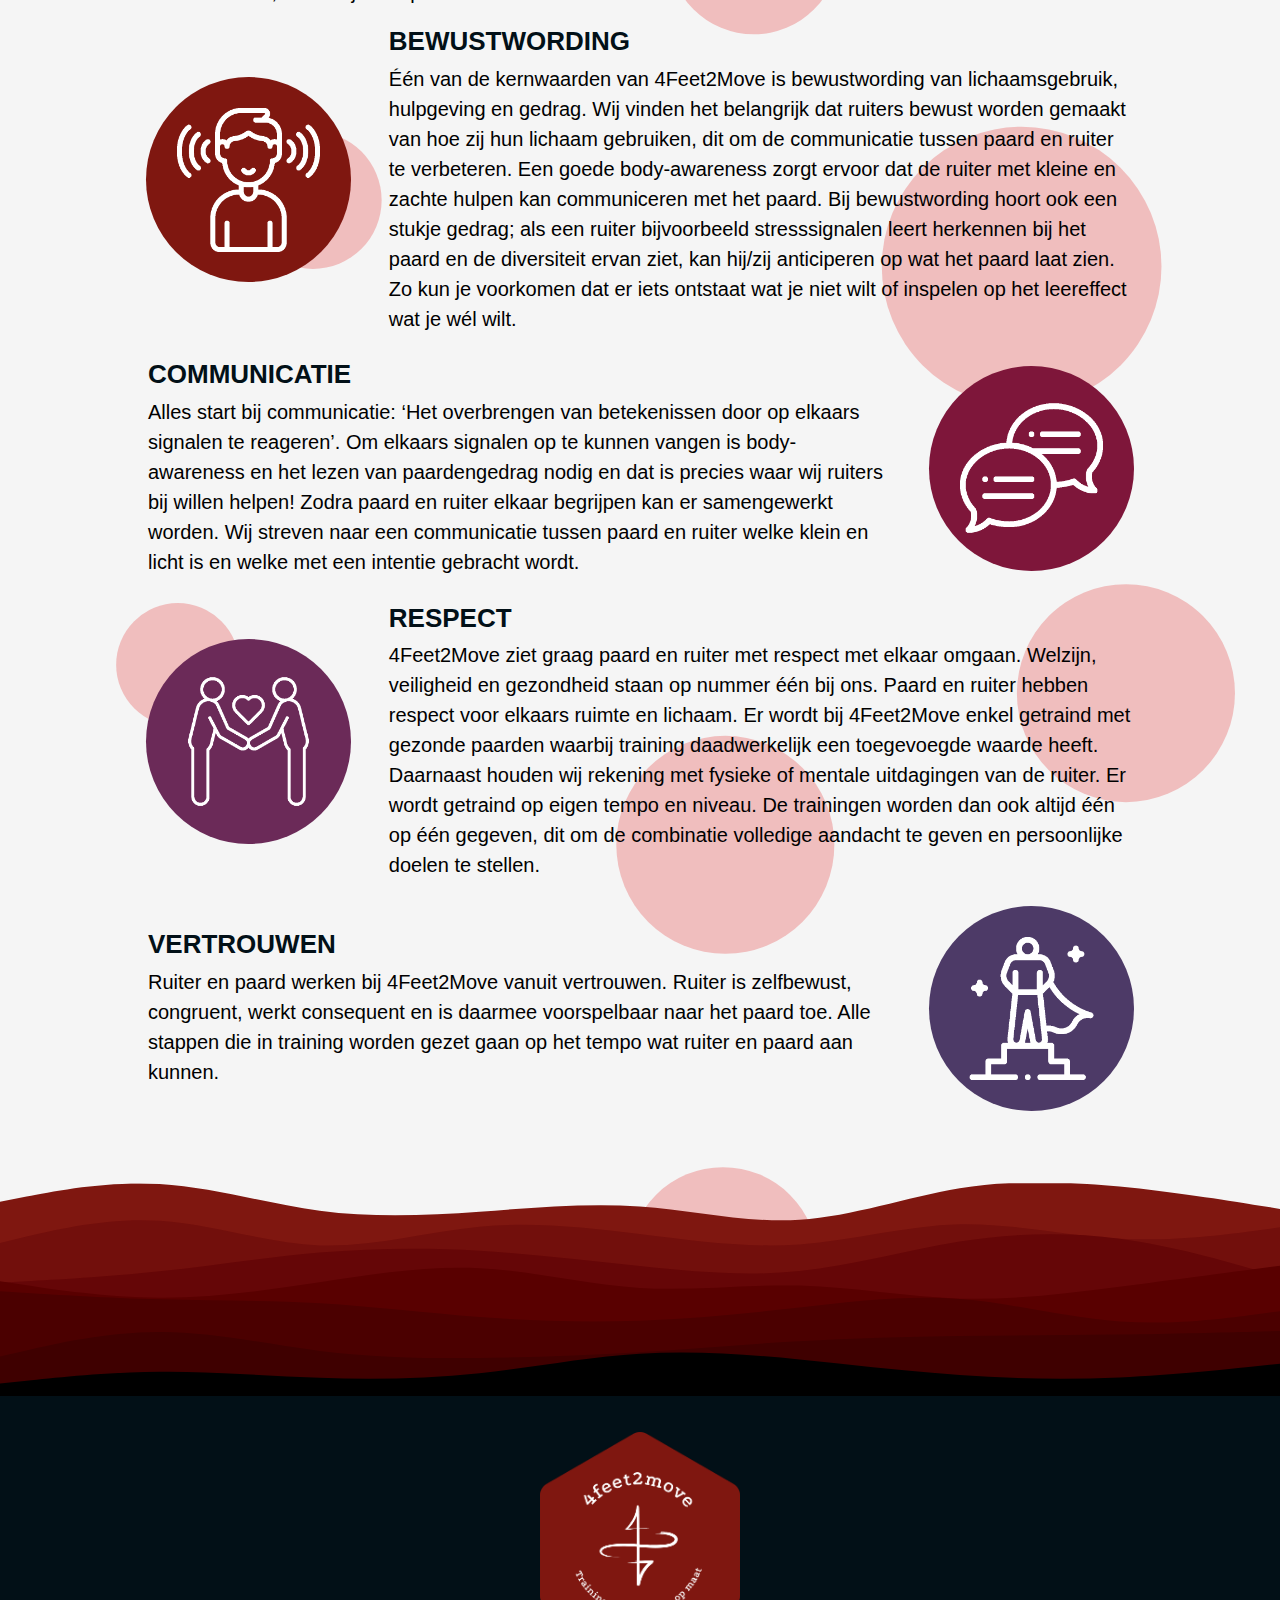
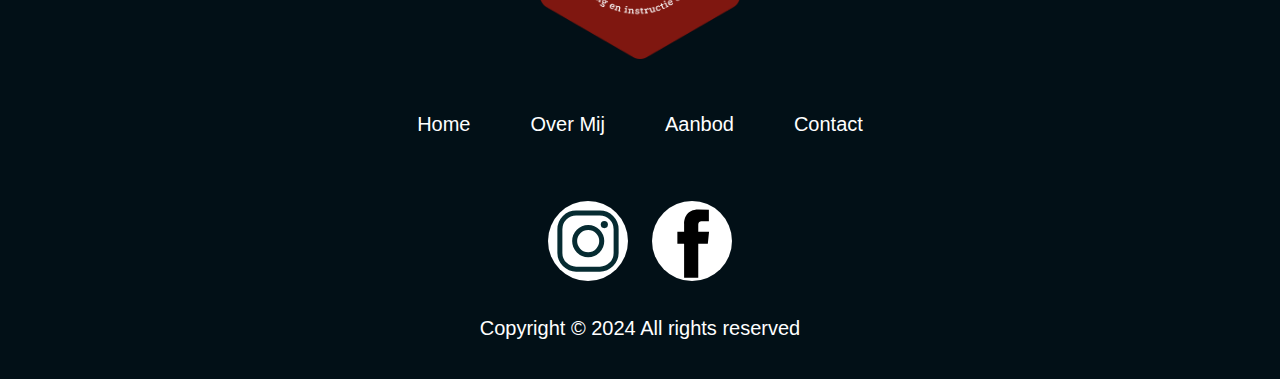
<file: over-mij.html>
<!DOCTYPE html>
<html lang="nl-NL">
  <head>
    <meta charset="UTF-8" />
    <meta name="viewport" content="width=device-width, initial-scale=1.0" />
    <link rel="preconnect" href="https://fonts.googleapis.com" />
    <link rel="preconnect" href="https://fonts.gstatic.com" crossorigin />
    <link rel="stylesheet" href="styles-website/header.css" />
    <link rel="stylesheet" href="styles-website/general.css" />
    <link rel="stylesheet" href="styles-website/over-mij.css" />
    <link rel="stylesheet" href="styles-website/footer.css" />
    <link rel="stylesheet" href="styles-website/home.css" />
    <link
      href="https://unpkg.com/boxicons@2.1.4/css/boxicons.min.css"
      rel="stylesheet"
    />
    <link
      rel="stylesheet"
      href="https://cdnjs.cloudflare.com/ajax/libs/font-awesome/6.2.1/css/all.min.css"
    />
    <link
      href="https://fonts.googleapis.com/css2?family=Kanit:wght@300;400;500;600;700&display=swap"
      rel="stylesheet"
    />
    <title>Over 4Feet2Move</title>
  </head>

  <body>
    <header class="header-flex">
      <img
        src="website-images/4F2M_logo 6hoek Wit op transparant.png"
        alt="4Feet2Move Logo"
        class="logo"
      />
      <input type="checkbox" id="check" />
      <label for="check" class="icons">
        <i class="bx bx-menu" id="menu-icon"></i>
        <i class="bx bx-x" id="close-icon"></i>
      </label>
      <nav class="navbar">
        <a href="index" style="--i: 0">Home</a>
        <a href="over-mij" style="--i: 1">Over Mij</a>
        <a href="aanbod" style="--i: 2">Aanbod</a>
        <a href="contact" style="--i: 3">Contact</a>
      </nav>
    </header>

    <div class="opening-section over-mij">
      <div class="text-container-header">
        <h1>Over Mij</h1>
      </div>
    </div>

    <div class="background">
      <div class="cont-svg mobile-only">
        <img
          src="website-images/top-container-divider-rood.svg"
          alt="section border"
        />
      </div>

      <div class="cont-svg desktop-only">
        <img
          src="website-images/top-container-divider-rood-tablet.svg"
          alt="section border"
        />
      </div>

      <div class="container" id="mobile">
        <img
          src="website-images/website-afbeelding3.jpeg"
          alt="afbeelding"
          class="img-home over-mij-img"
        />
        <div class="over-mij-text">
          <h1>4Feet2Move</h1>
          <hr class="block-separator" />
          <p>
            4Feet2Move is opgericht door Tyra van Beek, een gediplomeerd
            instructrice en ervaren trainer. Ze is gespecialiseerd in het werken
            met jonge paarden, paarden met uitdagend gedrag, en het opleiden van
            paarden, zowel aan de hand, aan de longe als vanuit het zadel. Tyra
            streeft naar het creëren van meer harmonie tussen paard en ruiter.
            <br /><br />
            Met haar instructeursdiploma op zak heeft Tyra uitgebreide ervaring
            opgedaan op diverse trainings- en pensionstallen. Ze blijft haar
            kennis bijspijkeren door gastcolleges van professionals bij te wonen
            en clinics te volgen. Door te werken met verschillende paarden en
            ruiters kan ze goed inschatten welke technieken op welk moment het
            meest effectief zijn.
            <br /><br />
            Tyra integreert technieken uit de freestyle methode van Emiel Voest,
            de Academische Rijkunst en de benaderingen van trainers zoals
            Warwick Schiller en Clinton Anderson in haar trainingen. Ze benadert
            lesgeven op een coachende, positieve manier, waarbij ze zich richt
            op de behaalde successen van de combinatie en de groeikansen.
            <br /><br />
            Naast haar brede kijk op training, houdt Tyra zich bezig met
            huisvesting en voermanagement. Ze gelooft dat zelfs kleine
            aanpassingen op dit gebied de training van een paard in sommige
            gevallen positief kunnen beïnvloeden.
          </p>
        </div>
      </div>

      <div class="container" id="desktop">
        <div class="over-mij-text">
          <img
            src="website-images/website-afbeelding3.jpeg"
            alt="afbeelding"
            class="img-home over-mij-img tablet-only"
          />
          <h1>4Feet2Move</h1>
          <hr class="block-separator" />
          <img
            src="website-images/website-afbeelding3.jpeg"
            alt="afbeelding"
            class="img-home over-mij-img desktop-img"
          />

          <p>
            4Feet2Move is opgericht door Tyra van Beek, een gediplomeerd
            instructrice en ervaren trainer. Ze is gespecialiseerd in het werken
            met jonge paarden, paarden met uitdagend gedrag, en het opleiden van
            paarden, zowel aan de hand, aan de longe als vanuit het zadel. Tyra
            streeft naar het creëren van meer harmonie tussen paard en ruiter.
            <br /><br />
            Met haar instructeursdiploma op zak heeft Tyra uitgebreide ervaring
            opgedaan op diverse trainings- en pensionstallen. Ze blijft haar
            kennis bijspijkeren door gastcolleges van professionals bij te wonen
            en clinics te volgen. Door te werken met verschillende paarden en
            ruiters kan ze goed inschatten welke technieken op welk moment het
            meest effectief zijn.
            <br /><br />
            Tyra integreert technieken uit de freestyle methode van Emiel Voest,
            de Academische Rijkunst en de benaderingen van trainers zoals
            Warwick Schiller en Clinton Anderson in haar trainingen. Ze benadert
            lesgeven op een coachende, positieve manier, waarbij ze zich richt
            op de behaalde successen van de combinatie en de groeikansen.
            <br /><br />
            Naast haar brede kijk op training, houdt Tyra zich bezig met
            huisvesting en voermanagement. Ze gelooft dat zelfs kleine
            aanpassingen op dit gebied de training van een paard in sommige
            gevallen positief kunnen beïnvloeden.
          </p>
        </div>
      </div>

      <div class="cont-svg mobile-only flip">
        <img
          src="website-images/top-container-divider-rood.svg"
          alt="section border"
        />
      </div>

      <div class="cont-svg desktop-only flip">
        <img
          src="website-images/top-container-divider-rood-tablet.svg"
          alt="section border"
        />
      </div>
    </div>

    <div class="mission-section">
      <div class="text-container-normal">
        <h1>Missie</h1>
        <hr class="block-separator" />
        <h2>Zelfverzekerde ruiters en ontspannen paarden in harmonie</h2>
      </div>
    </div>

    <div class="background">
      <div class="cont-svg mobile-only">
        <img
          src="website-images/top-container-divider-rood.svg"
          alt="section border"
        />
      </div>

      <div class="cont-svg desktop-only">
        <img
          src="website-images/top-container-divider-rood-tablet.svg"
          alt="section border"
        />
      </div>

      <div
        class="container"
        style="padding-top: 1vh; padding-bottom: 1vh; flex-wrap: nowrap"
      >
        <div class="waarde-container">
          <div
            class="waarde-icon"
            id="mobile-waarde"
            style="padding: 0; margin: 0; width: 30vmax"
          >
            <a
              href="https://www.flaticon.com/free-icons/value"
              title="Value icons created by Uniconlabs - Flaticon"
            >
              <img
                src="website-images/waarden2.png"
                alt="waarden-afbeelding"
                class="waarde-image"
            /></a>
          </div>
          <div class="over-mij-text">
            <h1>Kernwaarden</h1>
            <hr class="block-separator" />
            <p>
              Ontdek de essentie van 4Feet2move door onze kernwaarden te
              verkennen: Bewustwording, Communicatie, Respect en Vertrouwen. In
              elke training streven we naar een diepgaand begrip tussen ruiter
              en paard, gebaseerd op bewustzijn, effectieve communicatie,
              wederzijds respect en een solide basis van vertrouwen.
            </p>
          </div>
          <div class="waarde-icon-kernwaarden" id="desktop-waarde">
            <a
              href="https://www.flaticon.com/free-icons/value"
              title="Value icons created by Uniconlabs - Flaticon"
            >
              <img
                src="website-images/waarden2.png"
                alt="waarden-afbeelding"
                class="waarde-image"
            /></a>
          </div>
        </div>
      </div>

      <div class="container" style="padding-top: 0">
        <div class="waarde-container">
          <div class="waarde-icon waarde-1">
            <a
              href="https://www.flaticon.com/free-icons/awareness"
              title="Awareness icons created by juicy_fish - Flaticon"
              ><img
                src="website-images/self-awareness.png"
                alt="bewustwording icon"
                class="waarde-image"
              />
            </a>
          </div>
          <div>
            <h2>Bewustwording</h2>
            <p>
              Één van de kernwaarden van 4Feet2Move is bewustwording van
              lichaamsgebruik, hulpgeving en gedrag. Wij vinden het belangrijk
              dat ruiters bewust worden gemaakt van hoe zij hun lichaam
              gebruiken, dit om de communicatie tussen paard en ruiter te
              verbeteren. Een goede body-awareness zorgt ervoor dat de ruiter
              met kleine en zachte hulpen kan communiceren met het paard. Bij
              bewustwording hoort ook een stukje gedrag; als een ruiter
              bijvoorbeeld stresssignalen leert herkennen bij het paard en de
              diversiteit ervan ziet, kan hij/zij anticiperen op wat het paard
              laat zien. Zo kun je voorkomen dat er iets ontstaat wat je niet
              wilt of inspelen op het leereffect wat je wél wilt.
            </p>
          </div>
        </div>

        <div class="waarde-container">
          <div class="waarde-icon waarde-2" id="mobile-waarde">
            <a
              href="https://www.flaticon.com/free-icons/communication"
              title="Communication icons created by Freepik - Flaticon"
              ><img
                src="website-images/comm-white.png"
                alt="communicatie icon"
                class="waarde-image"
            /></a>
          </div>
          <div>
            <h2>Communicatie</h2>
            <p>
              Alles start bij communicatie:
              <q
                >Het overbrengen van betekenissen door op elkaars signalen te
                reageren</q
              >. Om elkaars signalen op te kunnen vangen is body-awareness en
              het lezen van paardengedrag nodig en dat is precies waar wij
              ruiters bij willen helpen! Zodra paard en ruiter elkaar begrijpen
              kan er samengewerkt worden. Wij streven naar een communicatie
              tussen paard en ruiter welke klein en licht is en welke met een
              intentie gebracht wordt.
            </p>
          </div>
          <div class="waarde-icon waarde-2" id="desktop-waarde">
            <a
              href="https://www.flaticon.com/free-icons/communication"
              title="Communication icons created by Freepik - Flaticon"
              ><img
                src="website-images/comm-white.png"
                alt="communicatie icon"
                class="waarde-image"
            /></a>
          </div>
        </div>

        <div class="waarde-container">
          <div class="waarde-icon waarde-3">
            <a
              href="https://www.flaticon.com/free-icons/respect"
              title="Respect icons created by logisstudio - Flaticon"
              ><img
                src="website-images/respect.png"
                alt="respect icon"
                class="waarde-image"
            /></a>
          </div>
          <div>
            <h2>Respect</h2>
            <p>
              4Feet2Move ziet graag paard en ruiter met respect met elkaar
              omgaan. Welzijn, veiligheid en gezondheid staan op nummer één bij
              ons. Paard en ruiter hebben respect voor elkaars ruimte en
              lichaam. Er wordt bij 4Feet2Move enkel getraind met gezonde
              paarden waarbij training daadwerkelijk een toegevoegde waarde
              heeft. Daarnaast houden wij rekening met fysieke of mentale
              uitdagingen van de ruiter. Er wordt getraind op eigen tempo en
              niveau. De trainingen worden dan ook altijd één op één gegeven,
              dit om de combinatie volledige aandacht te geven en persoonlijke
              doelen te stellen.
            </p>
          </div>
        </div>

        <div class="waarde-container">
          <div class="waarde-icon waarde-4" id="mobile-waarde">
            <a
              href="https://www.flaticon.com/free-icons/superhero"
              title="Superhero icons created by Freepik - Flaticon"
              ><img src="website-images/trust.png" class="waarde-image" />
            </a>
          </div>
          <div>
            <h2>Vertrouwen</h2>
            <p>
              Ruiter en paard werken bij 4Feet2Move vanuit vertrouwen. Ruiter is
              zelfbewust, congruent, werkt consequent en is daarmee voorspelbaar
              naar het paard toe. Alle stappen die in training worden gezet gaan
              op het tempo wat ruiter en paard aan kunnen.
            </p>
          </div>
          <div class="waarde-icon waarde-4" id="desktop-waarde">
            <a
              href="https://www.flaticon.com/free-icons/superhero"
              title="Superhero icons created by Freepik - Flaticon"
              ><img src="website-images/trust.png" class="waarde-image" />
            </a>
          </div>
        </div>
      </div>

      <div class="cont-svg mobile-only flip">
        <img
          src="website-images/top-container-divider-rood.svg"
          alt="section border"
        />
      </div>

      <div class="cont-svg desktop-only flip">
        <img
          src="website-images/top-container-divider-rood-tablet.svg"
          alt="section border"
        />
      </div>
    </div>
  </body>

  <footer>
    <div class="rij">
      <img
        src="website-images/4F2M_logo 6hoek Bordeaux rood.png"
        alt="Logo-footer"
      />
    </div>
    <div class="rij tabbladen">
      <a href="/">Home</a>
      <a href="over-mij">Over Mij</a>
      <a href="aanbod">Aanbod</a>
      <a href="contact">Contact</a>
    </div>
    <div class="rij">
      <a
        href="https://www.instagram.com/4feet2move/?igshid=NzZlODBkYWE4Ng%3D%3D"
        target="_blank"
      >
        <div class="sociaal-icoon instagram"></div>
      </a>
      <a
        href="https://www.facebook.com/people/4Feet2Move/100089917523354/"
        target="_blank"
      >
        <div class="sociaal-icoon facebook"></div>
      </a>
    </div>
    <div class="rij">Copyright © 2024 All rights reserved</div>
  </footer>
</html>
</file>
<file: styles-website/home.css>
.container {
  padding: 5vw 10vw;
  width: min(100%, 2000px);
  display: flex;
  gap: 2vmax;
  align-items: center;
  justify-content: center;
  text-align: left;
  flex-direction: row;
  flex-wrap: wrap;
  margin: 0 auto;
}

.home-text h2 {
  color: #021017;
  margin: 0 0 1rem 0;
  width: auto;
  text-align: center;
}

.background {
  background-image: url(../website-images/circles\ background-tablet.svg);
  background-size: cover;
  width: 100%;
  background-repeat: no-repeat;
  background-position: center top;
}

.home-text {
  flex: 1;
}

.home-text h1,
.over-mij-text h1 {
  color: #021017;
  text-align: center;
  width: auto;
  margin: 0;
}

.home-text .contact-button {
  margin-top: 1em;
}

.home-text .samenwerking-button {
  margin-top: 1em;
}

.img-home {
  max-width: min(65%, 200px);
  object-fit: cover;
  aspect-ratio: 1/1.2;
  border-radius: 66% 34% 49% 51% / 54% 22% 78% 46%;
  object-position: top;
}

.img-samenwerking-right {
  max-width: min(65%, 200px);
  object-fit: cover;
  aspect-ratio: 1/1;
  border-radius: 50%;
  object-position: right;
}

.img-samenwerking {
  max-width: min(65%, 200px);
  object-fit: cover;
  aspect-ratio: 1/1;
  border-radius: 50%;
  object-position: top;
}


.welcome {
  border-radius: 57% 43% 56% 44% / 48% 37% 63% 52%;
}

.img-overlay-container {
  position: relative;
  width: 100%;
  padding-bottom: 63%;
  overflow: hidden;
}

.img-overlay-container img {
  position: absolute;
  top: 0;
  left: 0;
  width: 100%;
  object-fit: cover;
  z-index: 1;
}

.img-overlay-container::before {
  content: "";
  position: absolute;
  top: 0;
  left: 0;
  width: 100%;
  height: 100%;
  background: rgba(127, 23, 16, 0.6);
  z-index: 2;
}

.testimonials-wrapper {
  width: 100%;
  min-height: 100vh;
  background: linear-gradient(rgba(0, 0, 0, 0.7), rgba(0, 0, 0, 0.6)),
    url(../website-images/image5.jpeg) center no-repeat;
  background-size: cover;
  box-shadow: 0 1rem 5rem rgba(0, 0, 0, 0.4);
  position: relative;
  display: flex;
  flex-direction: column;
  justify-content: center;
  align-items: center;
  padding: 2rem;
}

.tooltip {
  display: inline-block;
}

.div-verbergen {
  display: none;
}

.testimonials-header {
  text-align: center;
}

.testimonials-header h3 {
  color: #ccc;
}

.testimonials-header h1 {
  font-weight: 500;
  text-transform: uppercase;
  letter-spacing: 0.2rem;
  margin: 16px;
  width: auto;
  font-size: clamp(24px, 5vw + 0.75rem, 42px);
}

.testimonials-header i {
  font-size: clamp(1.2rem, 3vw + 0.5rem, 2rem);
  color: rgb(255, 220, 62);
  margin: 0 max(0.5rem, 1vw);
}

.testimonials, .aanbiedingen {
  width: 100%;
  height: 100%;
  position: relative;
  overflow: hidden;
}

.slider {
  height: 100%;
  width: 400%;
  display: flex;
  transition: all 0.8s cubic-bezier(1, 0, 0, 1);
  align-items: center;
}

.mission-section {
  position: relative;
  background-image: linear-gradient(
      0deg,
      rgba(0, 0, 0, 0.4),
      rgba(0, 0, 0, 0.4)
    ),
    url("../website-images/website-afbeelding2.jpeg");
  background-size: cover;
  background-position: top right 65%;
  width: 100%;
  height: 60vh;
  color: white;
  background-attachment: fixed;
  line-height: 1.2em;
}

.mission-section h1,
.mission-section h2 {
  margin-bottom: 0;
}

.text-container-header h2,
.mission-section h2 {
  color: white;
  width: clamp(200px, 70%, 800px);
  margin-bottom: 0;
}

.tyra-quote-section {
  position: relative;
  background-image: url("../website-images/website-afbeelding2.jpeg");
  background-size: cover;
  background-position: top right 65%;
  width: 100%;
  height: 60vh;
  color: white;
}

.tyra-quote-section::before {
  content: "";
  position: absolute;
  top: 0;
  left: 0;
  width: 100%;
  height: 100%;
  background: radial-gradient(
    ellipse at center,
    rgba(0, 0, 0, 0.4) 30%,
    rgba(0, 0, 0, 0.9) 70%
  );
}

.persoon-img {
  margin-bottom: 1em;
  display: flex;
  justify-content: center;
  align-items: center;
}

.persoon-img img {
  max-width: min(50%, 200px);
  aspect-ratio: 1/1;
  object-fit: cover;
  border-radius: 50%;
  object-position: top;
}

.card {
  background-color: white;
  color: black;
  position: relative;
  width: 25%;
  padding: 2rem;
  margin: 3rem 2rem;
  border-radius: 2rem;
  border: 0.5rem solid rgb(127, 23, 16);
  text-align: center;
  display: flex;
  justify-content: center;
  align-items: center;
  flex-direction: column;
}

.card h3 {
  padding: 0 2rem;
  line-height: 1.1;
}

.card p {
  margin: 1rem 0;
}

.card .client {
  color: rgb(127, 23, 16);
}

.content {
  position: relative;
  height: min(200px, 30vh);
  overflow: hidden;
}

@media (max-width: 480px) {
  .content {
    position: relative;
    height: min(250px, 30vh);
    overflow: hidden;
  }
}

@media (min-width: 480px) and (orientation: portrait) {
  .content {
    position: relative;
    height: min(400px, 50vh);
    overflow: hidden;
    padding: 0 5vw;
  }
}

@media (min-width: 768px) and (orientation: landscape) {
  .content {
    position: relative;
    height: min(fit-content, 50vh);
    overflow: hidden;
    padding: 0 5vw;
  }
}

.content.has-more-button::before {
  content: "";
  position: absolute;
  bottom: 0;
  left: 0;
  width: 100%;
  height: 100px;
  background: linear-gradient(transparent, white);
}

.card.active .content {
  height: auto;
}

.card.active .content::before {
  display: none;
}

.more {
  background-color: rgb(127, 23, 16);
  margin-top: 1.5rem;
  display: inline-block;
  color: white;
  padding: 0.75em 1.5em;
  font-size: 16px;
  font-weight: bold;
  cursor: pointer;
  transition: background-color 0.3s, transform 0.2s;
  border-radius: 2em;
  position: relative;
  overflow: hidden;
  letter-spacing: 2px;
}

.more:hover {
  transform: scale(1.1);
}

.more:active {
  background-color: rgb(107, 13, 6);
  transform: scale(0.9);
}

.more::before {
  content: "Lees meer";
}

.card.active .more::before {
  content: "Lees minder";
}

.btn {
  position: absolute;
  top: 50%;
  transform: translateY(-50%);
  color: rgb(127, 23, 16);
  font-size: clamp(16px, 2vw + 0.5rem, 24px);
  opacity: 0.5;
  cursor: pointer;
}

.btn.prev {
  left: 2em;
}

.btn.next {
  right: 2em;
}

.btn:hover {
  opacity: 1;
}

.dots {
  flex: 1;
  position: relative;
  left: 50%;
  transform: translateX(-50%);
  display: flex;
  align-items: center;
}

.dots span {
  width: 1rem;
  height: 1rem;
  background-color: #ccc;
  border-radius: 50%;
  margin: 0 0.5rem;
  cursor: pointer;
}

.dots span.active {
  width: 1.5rem;
  height: 1.5rem;
  background-color: #fff;
}

.card i {
  font-size: 10vmin;
  color: rgb(127, 23, 16);
  position: absolute;
  padding: 0.5rem;
}

.card i:nth-child(1) {
  top: calc(0% - 1.5rem);
  left: 10%;
}

.card i:nth-child(2) {
  bottom: calc(0% - 1.5rem);
  right: 10%;
}

.flip {
  transform: rotate(180deg);
}

@media (max-width: 1024px) {
  .container {
    flex-direction: column;
    text-align: center;
  }

  .background {
    background-image: url(../website-images/background-good.svg);
  }
}

.cont-svg {
  max-width: auto;
  height: auto;
  overflow: auto;
}

@media (min-width: 1024.05px) {
  .home-text h1,
  .over-mij-text h1 {
    text-align: start;
    margin-left: 2rem;
  }

  .home-text h2 {
    text-align: start;
    margin-left: 2rem;
    margin-bottom: 0.25em;
  }

  .home-text .samenwerking-button {
    text-align: start;
    margin-left: 2rem;
    margin-bottom: 0.25em;
  }

  .img-home {
    float: right;
    margin: 5px;
    max-width: min(30%, 300px);
  }

  .tyra-quote-section {
    height: 100vh;
  }

  .card {
    margin: 3rem 15vw;
  }

  .btn.next {
    right: calc(15vw + 2em);
  }

  .btn.prev {
    left: calc(15vw + 2em);
  }
/* 
  .container {
    padding: 5vw 15vw;
  } */
}
</file>
<file: styles-website/header.css>
.header-flex {
  position: absolute;
  top: 0;
  left: 0;
  display: flex;
  justify-content: space-between;
  align-items: center;
  right: 0;
  z-index: 100;
  width: min(100%, 2200px);
  padding: 8vmin 8vmin 1vw 8vmin;
}

.logo {
  width: clamp(75px, 25vmin, 200px);
}

.navbar a {
  color: white;
  text-decoration: none;
  font-weight: 700;
  font-size: clamp(16px, 1.25vw + 0.75rem, 30px);
  margin-left: max(15px, 2%);
  position: relative;
}

.navbar a::before {
  content: "";
  position: absolute;
  width: 0;
  height: 0.2rem;
  background-color: rgb(127, 23, 16);
  left: 50%;
  bottom: -0.1em;
  transform: translateX(-50%);
  transition: width 0.3s ease-in-out;
  z-index: -1;
}

.navbar a:hover::before {
  width: 100%;
}

#check {
  display: none;
}

.icons {
  position: absolute;
  right: 5%;
  font-size: 2.8rem;
  color: white;
  cursor: pointer;
  display: none;
}

@media (max-width: 768px) {
  .icons {
    display: inline-flex;
  }

  #check:checked ~ .icons #menu-icon {
    display: none;
  }

  .icons #close-icon {
    display: none;
  }

  #check:checked ~ .icons #close-icon {
    display: block;
  }

  .navbar {
    position: absolute;
    top: 100%;
    left: auto;
    width: 84vw;
    height: 0;
    background: rgba(0, 0, 0, 0.5);
    backdrop-filter: blur(15px);
    border-radius: 10px;
    overflow: hidden;
    transition: 0.3s ease;
  }

  #check:checked ~ .navbar {
    height: 167px;
    padding: 0.5rem 0;
  }

  .navbar a {
    display: block;
    font-size: 22px;
    margin: 0.5rem 0;
    text-align: center;
    transition: 0.3s ease;
    opacity: 0;
  }

  #check:checked ~ .navbar a {
    transform: translateY(0px);
    transition-delay: calc(0.15s * var(--i));
    opacity: 1;
  }

  .navbar a:hover::before {
    width: 0;
  }

  .navbar a:hover {
    color: rgb(127, 23, 16);
  }
}

.opening-section {
  position: relative;
  background-size: cover;
  background-position: top right 50%;
  width: 100%;
  color: white;
}

.home {
  background-image: url("../website-images/home-page-image.jpeg");
  height: 100vh;
  height: 100svh;
  background-position: top right 60%;
}
.over-mij {
  background-image: linear-gradient(
      0deg,
      rgba(0, 0, 0, 0.4),
      rgba(0, 0, 0, 0.4)
    ),
    url("../website-images/image11.jpeg");
  height: 100vh;
  height: 100svh;
}

.aanbod {
  background-image: linear-gradient(
      0deg,
      rgba(0, 0, 0, 0.4),
      rgba(0, 0, 0, 0.4)
    ),
    url("../website-images/image8.jpeg");
  height: 100vh;
  height: 100svh;
  background-position: top right 25%;
}

.contact {
  background-image: linear-gradient(
      0deg,
      rgba(0, 0, 0, 0.4),
      rgba(0, 0, 0, 0.4)
    ),
    url("../website-images/image2.jpeg");
  height: 100vh;
  height: 100svh;
}

.text-container span {
  color: rgb(127, 23, 16);
}

.opening-section::before {
  content: "";
  position: absolute;
  top: 0;
  left: 0;
  width: 100%;
  height: 100%;
  background: radial-gradient(
    ellipse at center,
    rgba(0, 0, 0, 0.4) 30%,
    rgba(0, 0, 0, 0.7) 70%
  );
}

.text-container-header,
.text-container-normal {
  display: flex;
  flex-direction: column;
  justify-content: center;
  align-items: center;
  position: relative;
  transform: translateY(-50%);
  text-align: center;
}

.text-container-header {
  top: 60%;
}

.text-container-header h1 {
  margin: calc(16px + 1.5625vw) 0;
}

.text-container-normal {
  top: 50%;
}

.text-container-normal h1 {
  font-size: clamp(2.4rem, 5vmin + 0.75rem, 7.2rem);
}
</file>
<file: styles-website/general.css>
:root {
  --primary-color: rgb(127, 23, 16);
  --secondary-color: #021017;
  --text-color: black;
  --bg-color: white;
  --font-family: "Basetica Medium", sans-serif;
  --main-padding: 1.6em;
  --container-width: 90%;
  --margin-bottom: 1.5em;
  --font-size: clamp(16px, 1.25vw + .5rem, 20px);
}

html {
  font-size: 62.5%;
}

* {
  margin: 0;
  padding: 0;
  box-sizing: border-box;
  font-family: var(--font-family);
}

body {
  min-height: 100vh;
  background-color: var(--bg-color);
  font-size: var(--font-size);
  font-weight: 400;
  color: var(--text-color);
  text-align: left;
  line-height: 1.5;
}

h1 {
  font-family: "Playfair Display", serif;
  font-weight: 700;
  line-height: 1em;
  width: clamp(200px, 85%, 800px);
  color: white;
  margin-bottom: 2rem;
}

h2 {
  font-family: "Basetica Medium", sans-serif;
  text-transform: uppercase;
  color: #021017;
  line-height: 1.2em;
  font-weight: bold;
  width: clamp(200px, 60%, 800px);
}

h3 {
  font-size: clamp(1.5rem, 4vw + 0.75rem, 3.5rem);
}

a {
  color: white;
  text-decoration: none;
  font-weight: 500;
}

p {
  font-size: var(--font-size);
  font-family: var(--font-family);
  margin: 0;
  color: var(--text-color);
  padding: 0 2rem;
  overflow-wrap: break-word;
  hyphens: auto;
}

@media (min-width: 768px) {
  p {
    overflow-wrap: normal;
    hyphens: none;
  }
  
}

.hero-button {
  background: transparent;
  margin-top: calc(16px + 1.5625vw);
  color: var(--bg-color);
  padding: 2vh 7.5vw;
  border: 0.15em solid var(--primary-color);
  font-size: var(--font-size);
  font-weight: bold;
  cursor: pointer;
  transition: background-color 0.3s, transform 0.2s;
  border-radius: 2em;
  position: relative;
  overflow: hidden;
  letter-spacing: 2px;
}

.contact-button {
  background-color: var(--primary-color);
  color: var(--bg-color);
  padding: 2vh 7.5vw;
  border: 0.15em solid var(--primary-color);
  font-size: var(--font-size);
  font-weight: bold;
  cursor: pointer;
  transition: background-color 0.3s, transform 0.2s;
  border-radius: 2em;
  position: relative;
  overflow: hidden;
  letter-spacing: 2px;
  z-index: 2;
}

.samenwerking-button {
  background-color: var(--primary-color);
  color: var(--bg-color);
  padding: 1vh 3.75vw;
  border: 0.1em solid var(--primary-color);
  font-size: var(--font-size);
  font-weight: bold;
  cursor: pointer;
  transition: background-color 0.3s, transform 0.2s;
  border-radius: 1em;
  position: relative;
  overflow: hidden;
  letter-spacing: 2px;
  z-index: 2;
  margin: 0 0 1rem 0;
}

.span-button {
  background: var(--primary-color);
  height: 100%;
  width: 0;
  border-radius: 2em;
  left: 0;
  bottom: 0;
  position: absolute;
  z-index: -1;
  transition: 0.5s;
  letter-spacing: 2px;
}

.hero-button:hover span {
  width: 100%;
}

.contact-button:hover,
.samenwerking-button:hover {
  transform: scale(1.1);
}

.contact-button:active,
.hero-button:active,
.samenwerking-button:active {
  background-color: rgb(107, 13, 6);
  transform: scale(0.9);
}

.block-separator {
  background-color: var(--primary-color);
  height: 0.3em;
  width: 5em;
  margin: 1em auto;

  border: none;
}

@media (max-width: 768px) {
  .desktop-only {
    display: none;
  }

  .mobile-only {
    display: block;
  }

  #desktop {
    display: none;
  }

  #mobile {
    display: block;
  }

  #mobile-waarde {
    display: flex;
  }

  #desktop-waarde {
    display: none;
  }
}

@media (min-width: 768px) {
  .desktop-only {
    display: block;
  }

  .mobile-only {
    display: none;
  }

  #mobile {
    display: none;
  }

  #desktop {
    display: block;
  }

  #mobile-waarde {
    display: none;
  }

  #desktop-waarde {
    display: flex;
  }
}

@media (max-width: 1024px) {
  #mobile-waarde {
    display: flex;
  }

  #desktop-waarde {
    display: none;
  }

  .desktop-img {
    display: none;
  }
}

@media (min-width: 1024.05px) {
  #mobile-waarde {
    display: none;
  }

  #desktop-waarde {
    display: flex;
  }

  .block-separator {
    margin: 1em 0 1em 2rem;
  }

  .tablet-only {
    display: none;
  }

  .desktop-img {
    display: block;
  }
}

body {
  font-size: var(--font-size);
}

h1 {
  font-size: clamp(28px, 9vmin + 0.5rem, 72px);
}

h2 {
  font-size: clamp(22px, 3.5vmin + 0.5rem, 26px);
}

h3 {
  font-size: clamp(20px, 3vmin + 0.5rem, 24px);
}
</file>
<file: styles-website/footer.css>
footer {
  text-align: center;
  background-color: #021017;
  color: #fff;
  padding: 16px;
}

.rij {
  display: flex;
  justify-content: center;
  align-items: center;
  margin: 1em;
}

.rij img {
  max-width: 10em;
}

.sociaal-icoon {
  width: min(4em, 10vw);
  height: min(4em, 10vw);
  border-radius: 50%;
  background-color: #fff;
  margin: 12px;
  transition: background-color 0.3s;
}

.instagram {
  background-image: url("../website-images/instagram_photo_share_icon.svg");
  background-size: cover;
}

.facebook {
  background-image: url("../website-images/facebook_icon.svg");
  background-size: cover;
}

.sociaal-icoon:hover {
  transition: background-color 0.3s;
  background-color: rgb(127, 23, 16);
}

.tabbladen {
  display: flex;
  justify-content: center;
  align-items: center;
}

.tabbladen a {
  color: #fff;
  text-decoration: none;
  margin: 1em;
  padding: 0.5em;
}

.tabbladen a:hover {
  transition: color 0.3s;
  color: rgb(127, 23, 16);
}

@media (max-width: 600px) {
  .tabbladen {
    flex-direction: column;
  }
}
</file>
<file: styles-website/aanbod.css>
.aanbod-grid {
  display: grid;
  grid-template-columns: 1fr;
  row-gap: 4vh;
}

@media (min-width:1024.05px) {
  .aanbod-grid{
    grid-template-columns: repeat(4, 1fr);
    /* column-gap: .5vw; */
    grid-template-areas: "a a b b" ". c c .";
  }

  .aanbod-preview:nth-child(1) {
    grid-area: a;
  }

  .aanbod-preview:nth-child(2) {
    grid-area: b;
  }

  .aanbod-preview:nth-child(3) {
    grid-area: c;
  }
 
}

@media (min-width:1400px) {
  .aanbod-grid{
    grid-template-columns: repeat(6, 1fr);
    /* column-gap: .5vw; */
    grid-template-areas: "a a b b c c";
  }

  .aanbod-preview:nth-child(1) {
    grid-area: a;
  }

  .aanbod-preview:nth-child(2) {
    grid-area: b;
  }

  .aanbod-preview:nth-child(3) {
    grid-area: c;
  }
 
}

.aanbod-preview {
  display: flex;
  flex-direction: column;
  padding: 0 2rem;
  width: 100%;
}

.img-row {
  margin-bottom: 1.6rem;
  display: flex;
  justify-content: center;
  align-items: center;
  background-size: cover;
  background-position: center;
}

.title-and-img {
  display: flex;
  align-items: flex-end;
}

.flex-items-title {
  flex: 1;
}

.flex-items-title img,
.flex-items-observation img {
  width: 100%;
  height: auto;
  display: block;
}

.obs-img, .phase-img {
  max-width: min(30%, 150px);
}

.automation-img {
  max-width: min(40%, 175px);
}

@media (min-width: 768px) {
  .obs-img {
    float: left;
    margin: 0.5em;
  }

  .automation-img {
    float: right;
    margin: 0.5em;
  }
}

@media (min-width: 1024px) {
  .aanbod-img1,
  .aanbod-img2, 
  .aanbod-img3 {
    height: 50vh;
  }

  .aanbod-img1 {
    object-position: 50% 40%;
  }
}

@media (max-width: 1024px) {
  .aanbod-img1,
  .aanbod-img2,
  .aanbod-img3 {
    height: 40vmax;
  }
}

.aanbod-img1,
.aanbod-img2,
.aanbod-img3 {
  width: 100%;
  border-style: solid;
  border-width: 0.2em;
  border-color: rgb(127, 23, 16);
  border-radius: 5em 5em 0 0;
  text-align: center;
  object-fit: cover;
}

.aanbod-img1 {
  object-position: 50% 50%;
}

.aanbod-img2 {
  object-position: 50% 35%;
}

.aanbod-img3 {
  object-position: 50% 40%;
}

.container-all-text {
  box-shadow: 0 0.1em 0.6em rgba(0, 0, 0, 0.2);
  border-radius: 1em;
  border-width: 0.5em;
  padding: 1em;  /*1.2em 1.5em;*/
  background-color: white;
  height: 100%;
}

.container-all-text p {
  padding: 0;
}

.aanbod-text {
  width: 100%;
  text-align: center;
  text-shadow: none;
}

.tooltip {
  display: inline-block;
  color: rgb(127, 23, 16);
  cursor: pointer;
}

.div-verbergen {
  display: none;
}

.tooltip.takt:hover ~ .div-verbergen.div-takt,
.tooltip.losgelatenheid:hover ~ .div-verbergen.div-losgelatenheid,
.tooltip.aanleuning:hover ~ .div-verbergen.div-aanleuning,
.tooltip.schwung:hover ~ .div-verbergen.div-schwung,
.tooltip.verzamelen:hover ~ .div-verbergen.div-verzamelen,
.tooltip.rechtrichten:hover ~ .div-verbergen.div-rechtrichten {
  display: block;
  width: 80%;
  background-color: rgb(127, 23, 16);
  color: #fff;
  text-align: center;
  border-radius: 5px;
  padding: 10px;
  z-index: 1;
  transition: opacity 0.3s;
  margin: auto;
  margin-top: 0.5em;
}

.fase-container {
  margin: 0 0 4vh 0;
  max-width: 800px;
}

.fase-container:nth-child(2) {
  float: right;
}

.all-fases-container {
  margin: 1.5rem 0 0 0;
  padding: 0;
}

.all-fases-container h2,
.container-all-text h2 {
  color: #021017;
  width: auto;
  margin-bottom: 0.1em;
  text-align: center;
}

.fase-container h3 {
  color: rgb(127, 23, 16);
  line-height: 1;
}

ol {
  counter-reset: li;
  list-style: none;
  list-style: decimal;
  padding: 0;
  text-shadow: 0 1px 0 rgba(255, 255, 255, 0.5);
}

.rounded-list li {
  position: relative;
  display: block;
  padding: 0.6em 1em 0.6em 3.3em;
  margin: 0.5em 0;
  background: #ddd;
  color: #444;
  text-decoration: none;
  border-radius: 0em 1em 1em 0em;
  transition: all 0.3s ease-out;
  left: 1.3em;
  width: calc(100% - 1.3em);
  font-weight: 700;
  line-height: 1;
  height: calc(4lh + 1.2em);
  display: flex;
  align-items: center;
  justify-content: center;
  line-height: 1.2;
}

.rounded-list li:before {
  content: counter(li);
  counter-increment: li;
  position: absolute;
  left: -2.5em;
  top: 32%;
  margin-top: -1.75em;
  background: rgb(127, 23, 16);
  height: 5em;
  width: 5em;
  line-height: 2em;
  border: 0.3em solid #f5f5f5;
  text-align: center;
  font-weight: bold;
  border-radius: 50%;
  transition: all 0.3s ease-out;
  color: white;
  display: flex;
  align-items: center;
  justify-content: center;
}

.call-to-action {
  padding: 0 2rem;
  text-align: center;
}

.call-to-action h2 {
  line-height: 1.2;
  margin: 0 0 2vh 0;
  width: auto;
}

.nr1,
.nr2,
.nr3 {
  padding: 1rem 2rem;
  line-height: 3.5;
  overflow-wrap: break-word;
  hyphens: auto;
}
</file>
<file: styles-website/over-mij.css>
.over-mij-img {
  border-radius: 66% 33% 63% 37% / 56% 41% 41% 45%;
}

.img-kernwaarden {
  max-width: 30vmax;
  object-fit: cover;
  aspect-ratio: 1/1.2;
  border-radius: 66% 34% 49% 51% / 54% 22% 78% 46%;
  object-position: top;
  width: auto;
}

.img-kernwaarden-div {
  flex: 0 0 20%;
}
.over-mij-text p {
  margin-bottom: 1rem;
}

.waarde-container {
  display: flex;
  justify-content: space-between;
  align-items: center;
  position: relative;
  width: 100%;
  flex-direction: column;
  /* gap: 2rem; */
}

.waarde-container h2 {
  color: #021017;
  margin: 0 0 1rem 0;
  width: auto;
  text-align: center;
}

.waarde-1 {
  background-color: rgb(127, 23, 16);
}

.waarde-2 {
  background-color: #7e163a;
}

.waarde-3 {
  background-color: #6b2a58;
}

.waarde-4 {
  background-color: #4d3a67;
}

.waarde-icon {
  width: 20vmax;
  height: 20vmax;
  border-radius: 50%;
  margin: 2vh 0;
  overflow: hidden;
  display: flex;
  justify-content: center;
  align-items: center;
  flex: 0 0 20%;
}

.waarde-icon-kernwaarden {
  width: 20vmax;
  height: 20vmax;
  border-radius: 50%;
  padding: 2rem;
  overflow: hidden;
  display: flex;
  justify-content: center;
  align-items: center;
  flex: 0 0 20%;
}

.waarde-image {
  width: 100%;
  height: auto;
  display: block;
  margin: 0;
  padding: 15%;
}

@media (min-width: 1024.05px) {
  .waarde-container {
    flex-direction: row;
  }

  .waarde-container h2 {
    text-align: start;
    margin-left: 2rem;
    margin-bottom: 0.25em;
  }

  .waarde-icon {
    width: auto;
    height: auto;
    margin: 0 2vh;
  }

  .waarde-icon-kernwaarden {
    width: auto;
    height: auto;
    border-radius: 0;
    padding: 0;
  }
}
</file>
<file: styles-website/contact.css>
.form-row {
  flex: 1;
}

.form-row label {
  display: block;
  text-align: left;
  margin-bottom: 3px;
}

.form-row input,
.form-row select,
.form-row textarea {
  width: 100%;
  padding: 10px;
  box-sizing: border-box;
  border: 1px solid rgb(127, 23, 16);
  border-radius: 4px;
}

.form-container {
  display: flex;
  justify-content: space-between;
  gap: 1em;
  flex-wrap: wrap;
}

.form-vertical-container {
  display: flex;
  flex-direction: column;
  gap: 0.5em;
}

.form-wrapper {
  display: flex;
  flex-direction: column;
  gap: 2rem;
  padding: 0 2rem;
}

textarea {
  width: 100%;
  resize: vertical;
}

.form-row input:focus,
.form-row textarea:focus,
.form-row select:focus {
  border: 1px solid rgb(127, 23, 16) !important;
  box-shadow: 0 0 3px rgb(127, 23, 16) !important;
  -moz-box-shadow: 0 0 3px rgb(127, 23, 16) !important;
  -webkit-box-shadow: 0 0 3px rgb(127, 23, 16) !important;
}

input:focus,
textarea:focus,
select:focus {
  outline-offset: 0px !important;
  outline: none !important;
}

iframe {
  width: 100%;
  aspect-ratio: 1/1;
  display: block;
}

.route {
  width: 100%;
  aspect-ratio: 1/1;
  padding: 0 2rem;
}
.route-map {
  align-self: stretch;
  border: 3px solid rgb(127, 23, 16);
  border-radius: 3px;
}

.gegevens-row {
  display: flex;
  align-items: center;
  justify-content: start;
  text-align: left;
}

.gegevens-row i {
  margin-right: 10px;
  align-items: center;
}

.wrapper-gegevens {
  text-align: left;
  padding: 0 2rem;
}

form {
  width: 100%;
}

form h2,
.route h2,
.wrapper-gegevens h2 {
  width: auto;
  text-align: center;
}

.gegevens-route {
  display: flex;
  gap: 15vmin;
}

@media (min-width: 1024px) {
  .grid-contact {
    display: grid;
    grid-template-columns: 4fr 1fr;
    grid-template-rows: auto auto;
    row-gap: 2vh;
    column-gap: 3vw;
  }

  form {
    grid-column: span 1;
    grid-row: span 2;
  }

}

@media (min-width: 768px) and (max-width: 1023.5px) {
  .grid-contact {
    display: grid;
    grid-template-columns: 1fr;
    row-gap: 5vh;
    column-gap: 5vw;
  }

  form {
    grid-column: span 2;
    grid-row: span 1;
  }
}

@media (max-width: 767.5px) {
  .grid-contact {
    display: grid;
    row-gap: 5vh;
    width: 100%;
  }

  form {
    grid-column: span 1;
    grid-row: span 1;
  }
}

.middle {
  margin: auto;
}

.grid-contact h2 {
  margin-bottom: .5vh;
}
</file>
